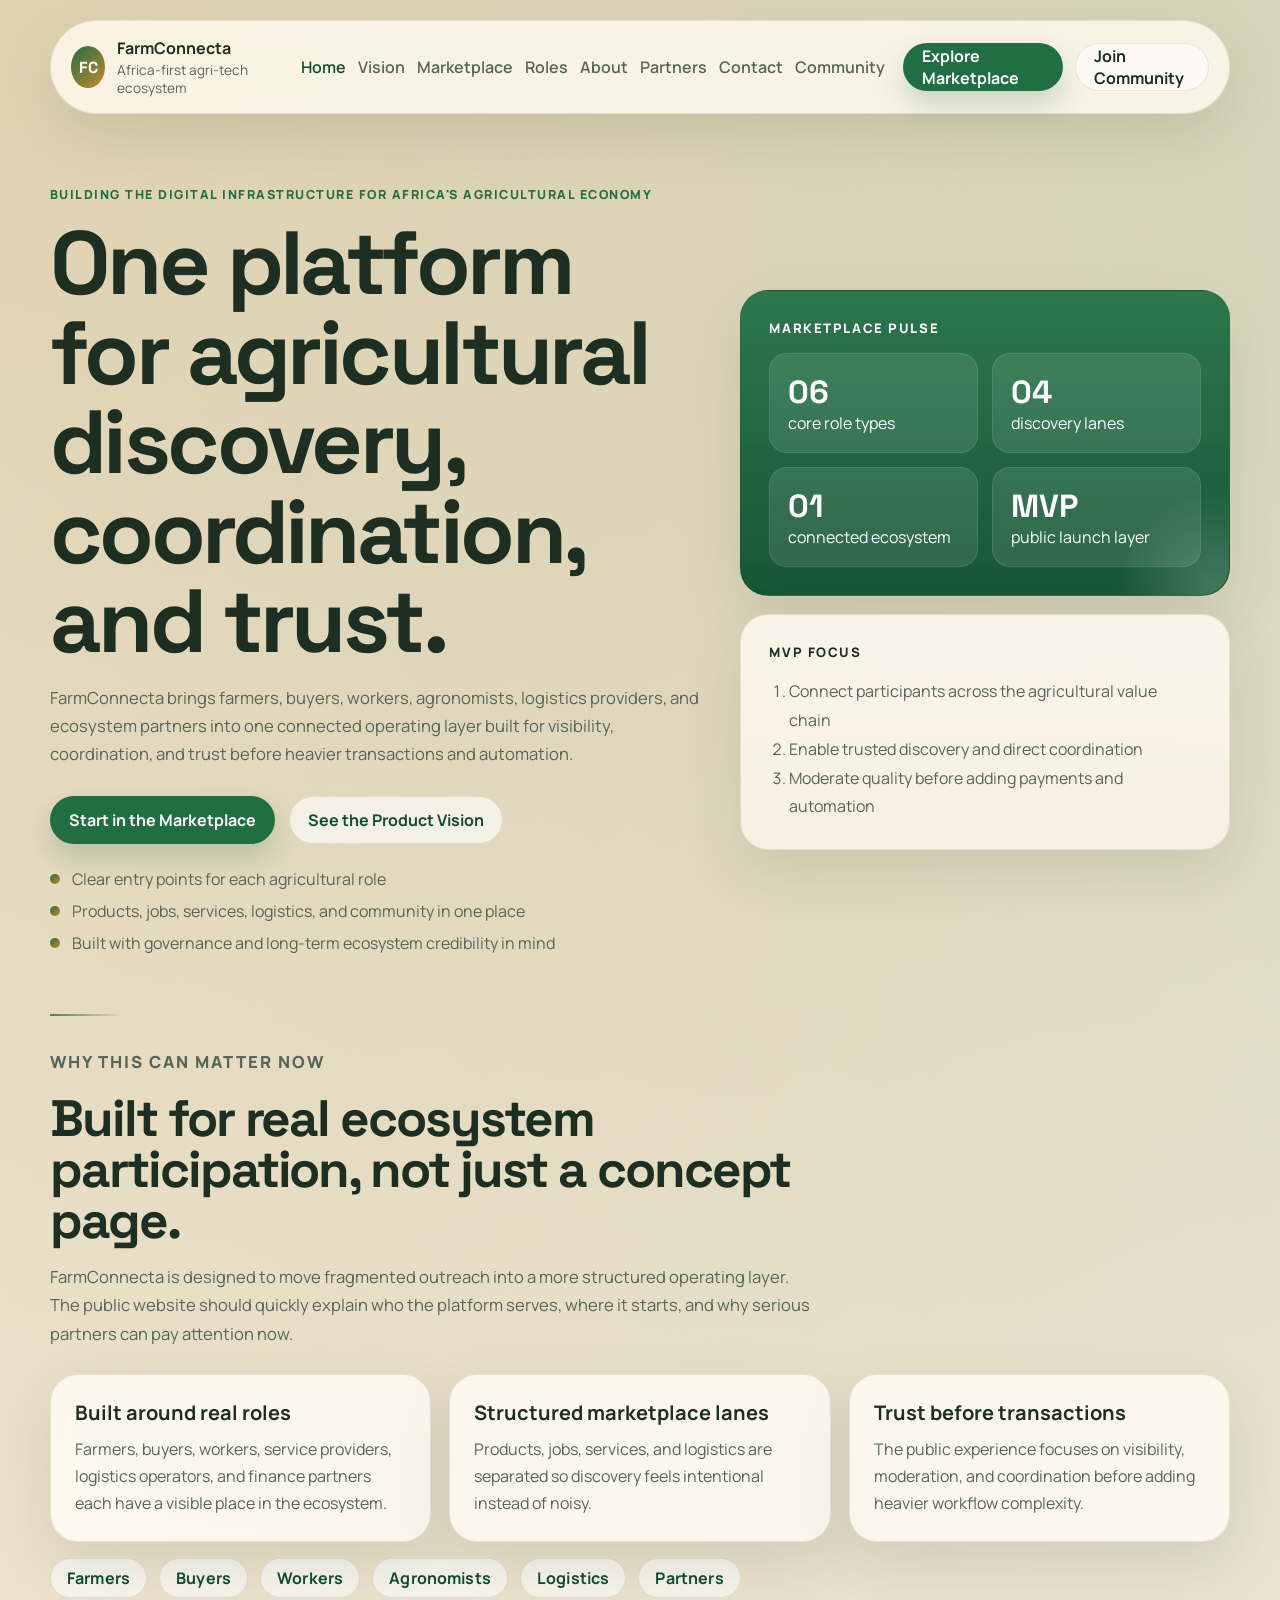
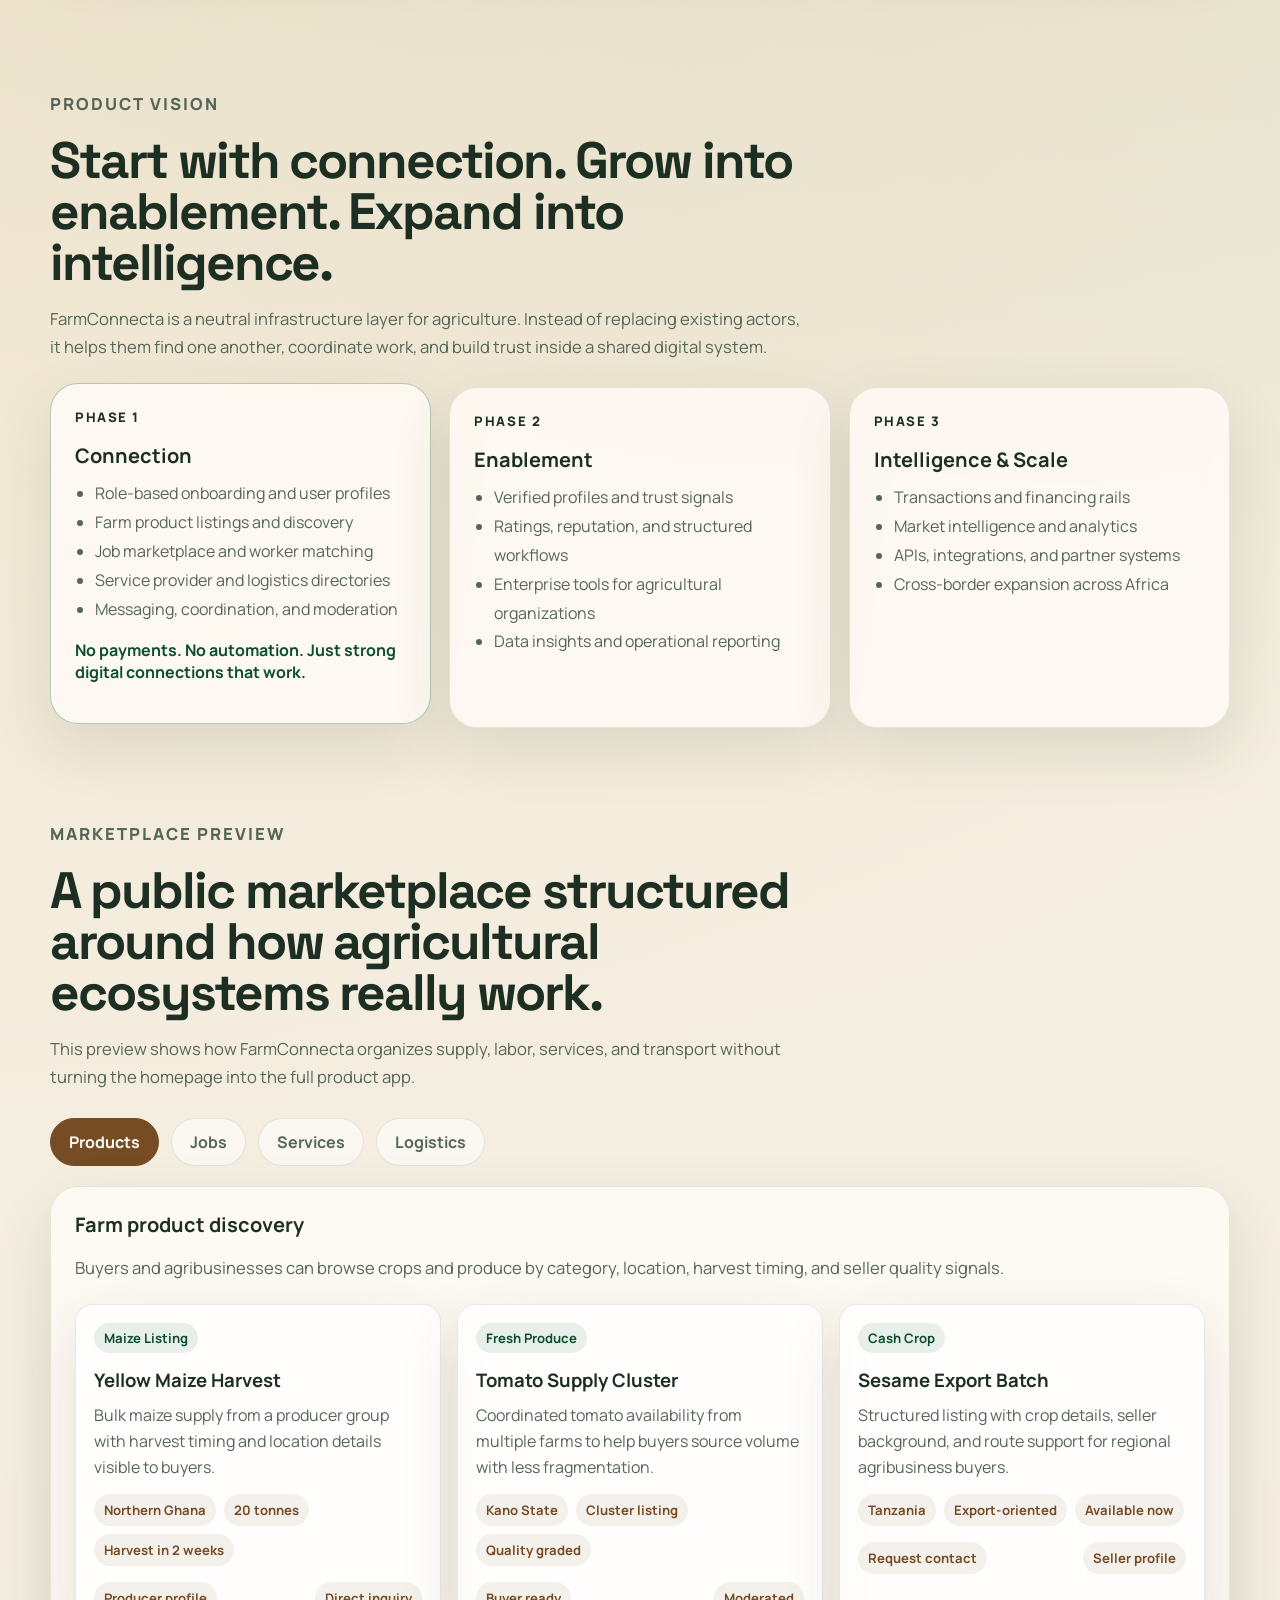
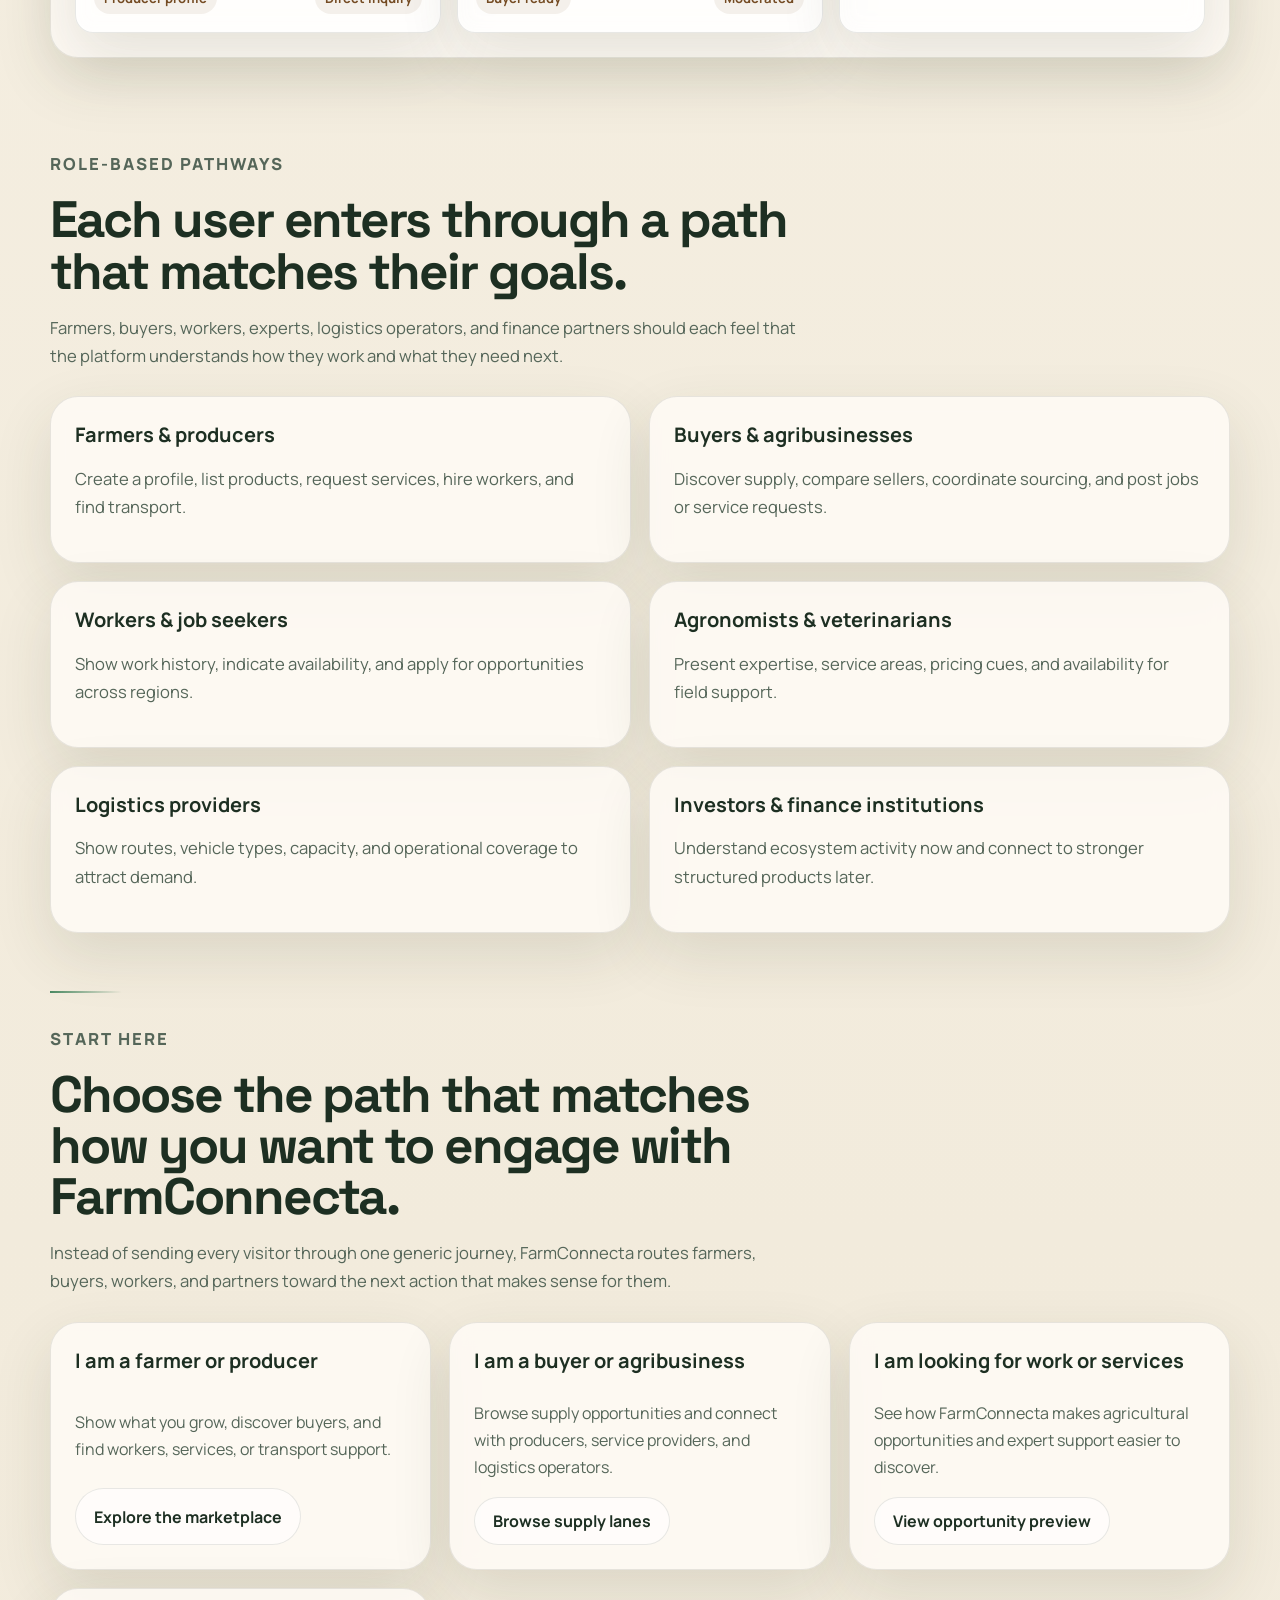
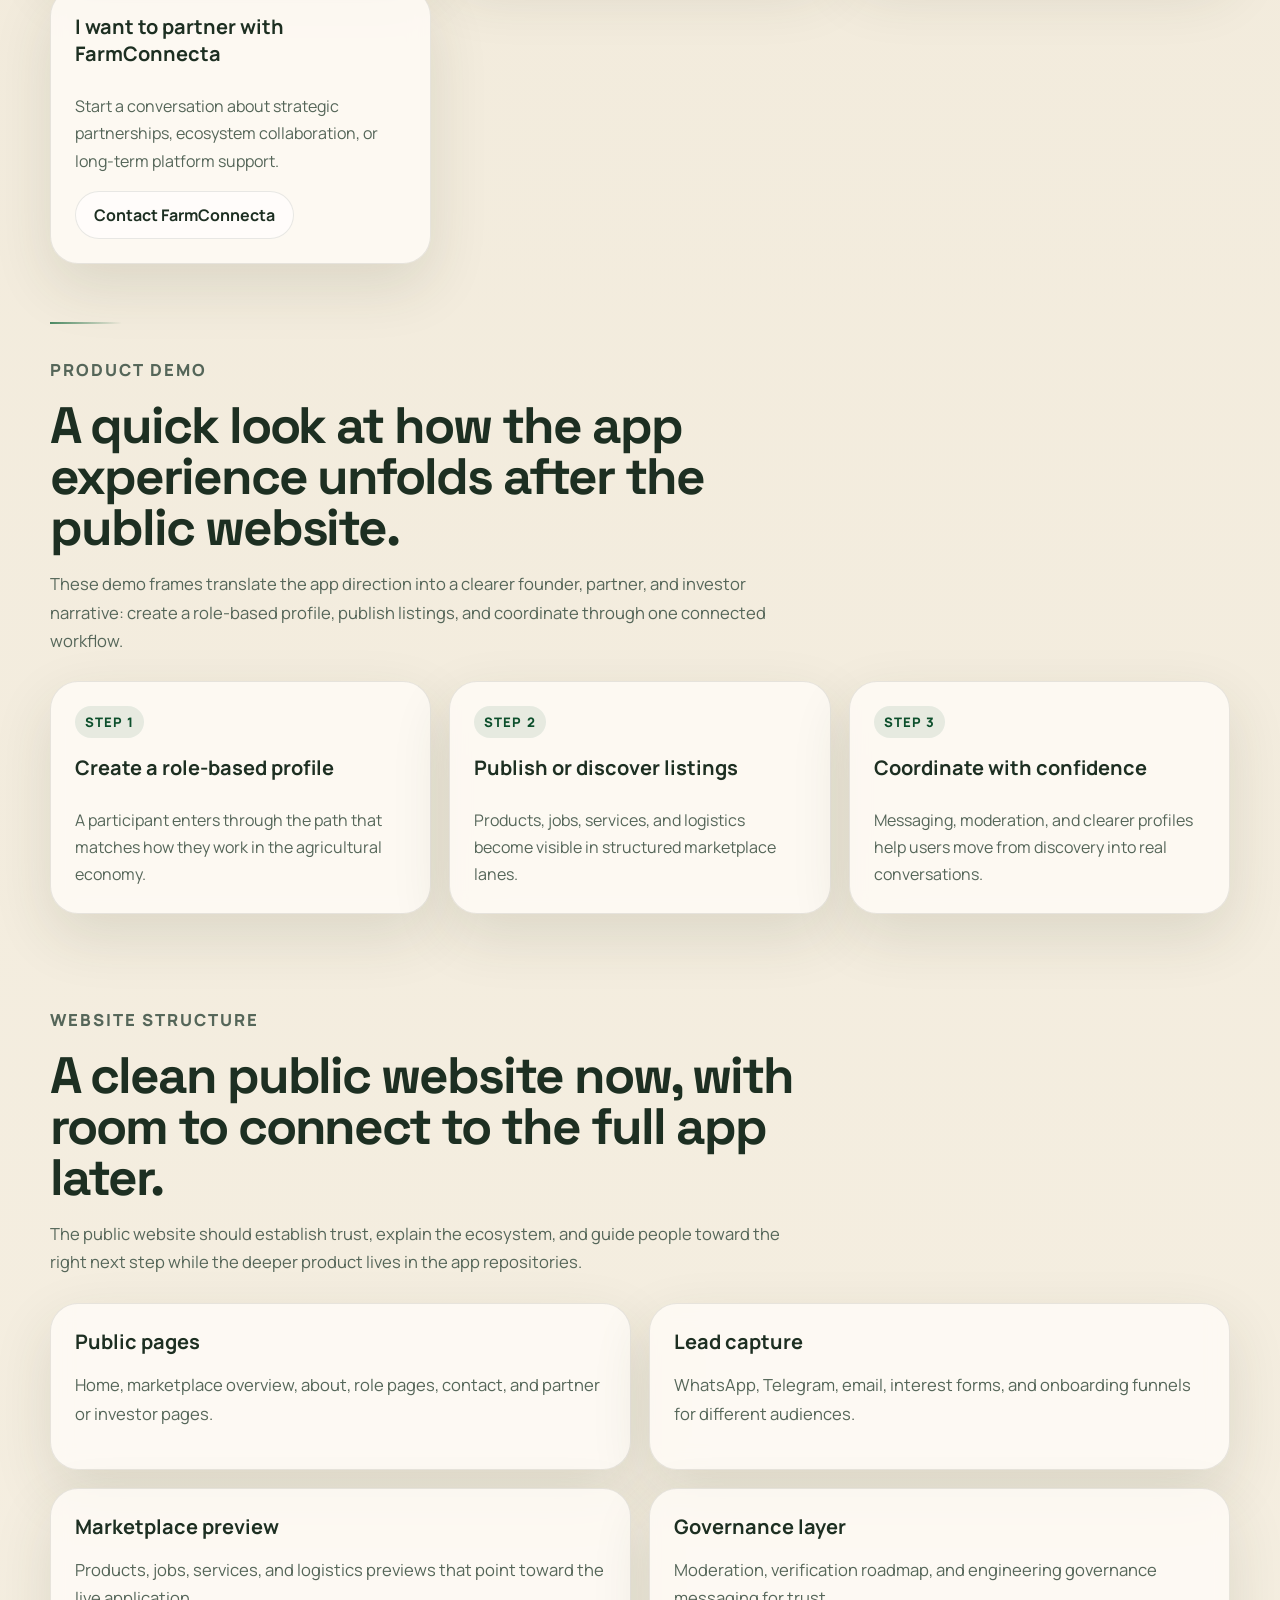
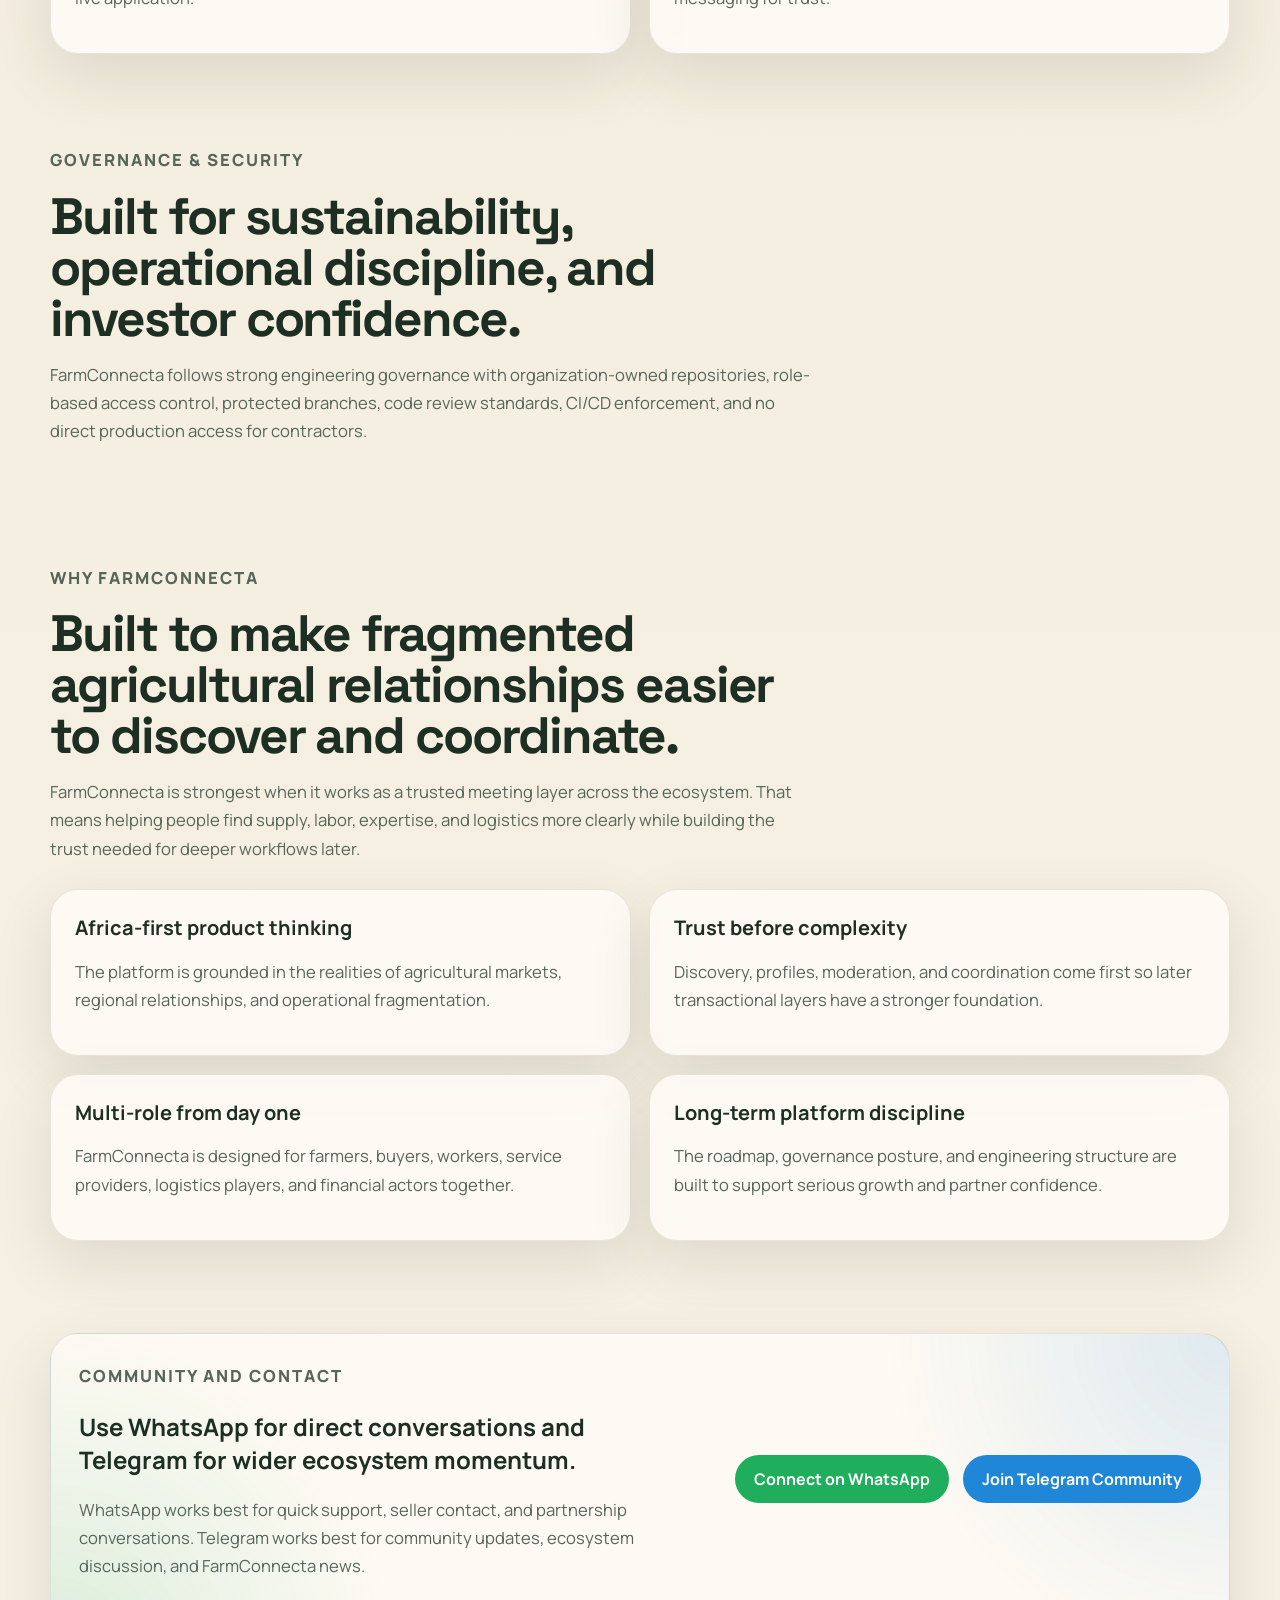
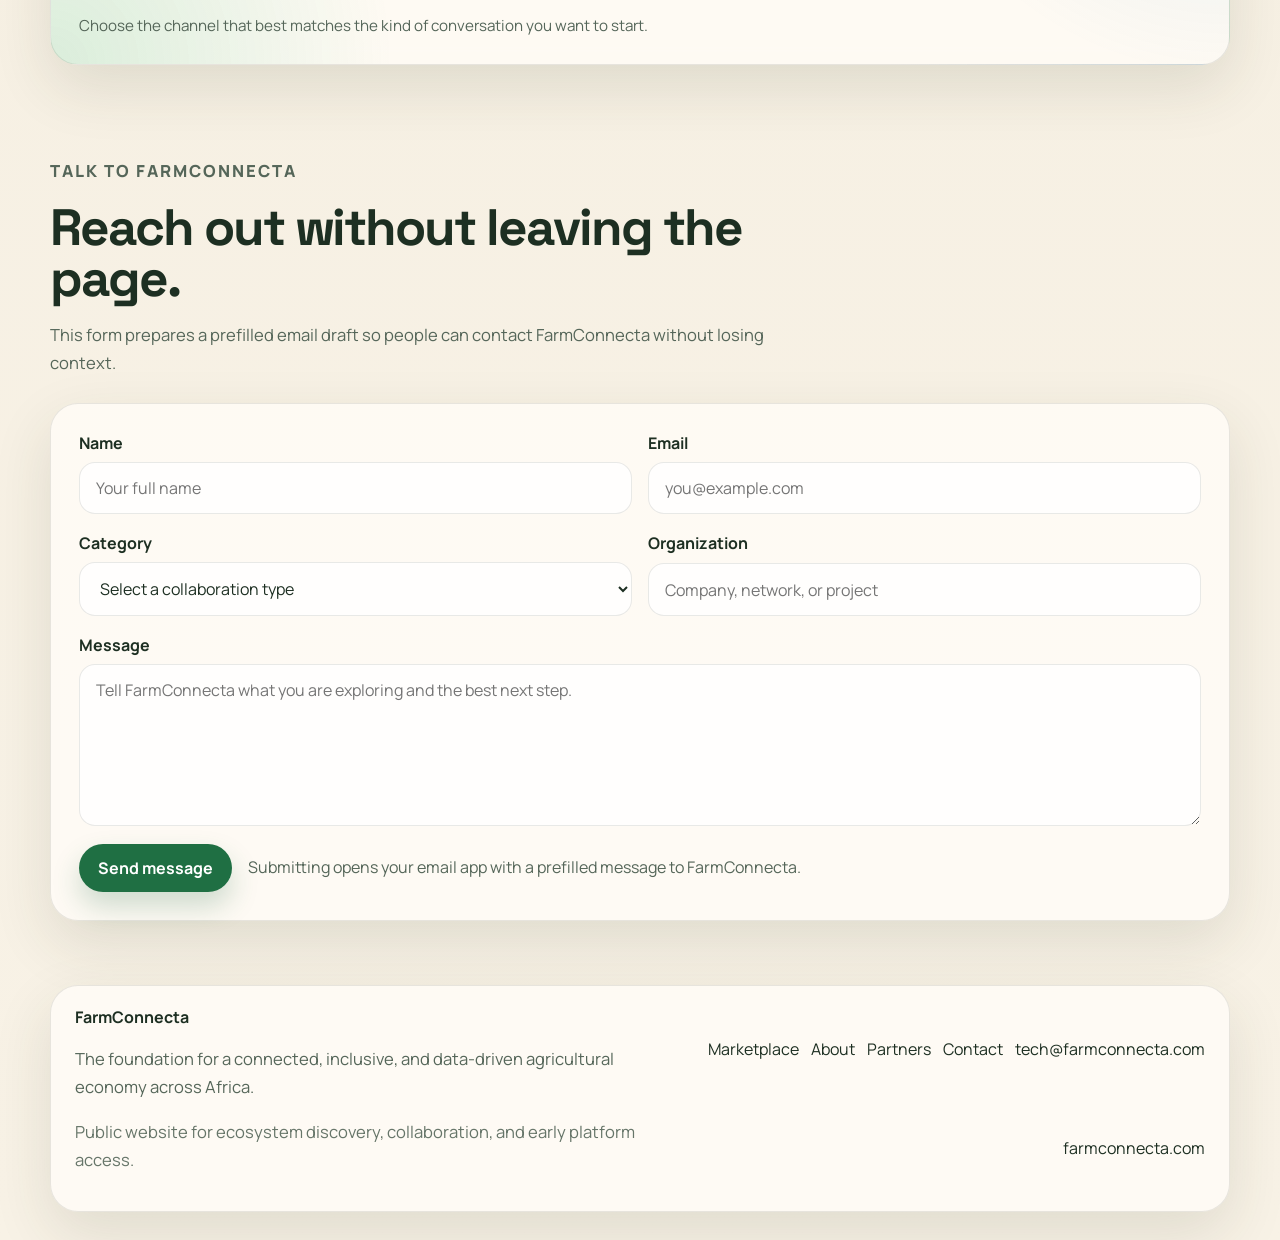
<file: index.html>
<!DOCTYPE html>
<html lang="en">
<head>
    <meta charset="UTF-8">
    <meta name="viewport" content="width=device-width, initial-scale=1.0">
    <title>FarmConnecta | Digital Infrastructure for Africa's Agricultural Economy</title>
    <meta
        name="description"
        content="FarmConnecta connects farmers, buyers, workers, service providers, logistics operators, investors, and agricultural finance institutions in one Africa-first digital ecosystem."
    >
    <meta name="theme-color" content="#1f6f43">
    <meta property="og:title" content="FarmConnecta | Digital Infrastructure for Africa's Agricultural Economy">
    <meta property="og:description" content="FarmConnecta connects farmers, buyers, workers, service providers, logistics operators, investors, and agricultural finance institutions in one unified ecosystem.">
    <meta property="og:type" content="website">
    <meta property="og:url" content="https://farmconnecta.com/">
    <meta property="og:site_name" content="FarmConnecta">
    <meta property="og:image" content="https://farmconnecta.com/favicon.svg">
    <meta property="og:image:alt" content="FarmConnecta social preview">
    <meta name="twitter:card" content="summary_large_image">
    <meta name="twitter:title" content="FarmConnecta | Digital Infrastructure for Africa's Agricultural Economy">
    <meta name="twitter:description" content="An Africa-first platform for agricultural discovery, coordination, and trust.">
    <meta name="twitter:image" content="https://farmconnecta.com/favicon.svg">
    <link rel="icon" type="image/svg+xml" href="favicon.svg">
    <link rel="preconnect" href="https://fonts.googleapis.com">
    <link rel="preconnect" href="https://fonts.gstatic.com" crossorigin>
    <link href="https://fonts.googleapis.com/css2?family=Manrope:wght@400;500;600;700;800&family=Space+Grotesk:wght@500;700&display=swap" rel="stylesheet">
    <link rel="stylesheet" href="styles.css">
</head>
<body>
    <a class="skip-link" href="#main-content">Skip to main content</a>
    <div class="page-shell">
        <header class="site-header">
            <a class="brand" href="#main-content" aria-label="FarmConnecta home">
                <span class="brand-mark">FC</span>
                <span class="brand-copy">
                    <strong>FarmConnecta</strong>
                    <span>Africa-first agri-tech ecosystem</span>
                </span>
            </a>

            <button class="menu-toggle" type="button" aria-expanded="false" aria-controls="primary-nav">
                <span></span>
                <span></span>
                <span></span>
                <span class="sr-only">Toggle navigation</span>
            </button>

            <nav class="site-nav" id="primary-nav" aria-label="Primary">
                <a href="index.html" data-nav="home">Home</a>
                <a href="#vision">Vision</a>
                <a href="marketplace.html" data-nav="marketplace">Marketplace</a>
                <a href="#roles">Roles</a>
                <a href="about.html" data-nav="about">About</a>
                <a href="partners.html" data-nav="partners">Partners</a>
                <a href="contact.html" data-nav="contact">Contact</a>
                <a href="#community">Community</a>
            </nav>

            <div class="header-actions">
                <a class="button button-primary" href="marketplace.html" data-cta="explore-marketplace-header">Explore Marketplace</a>
                <a class="button button-secondary" href="#community" data-cta="join-community-header">Join Community</a>
            </div>
        </header>

        <main id="main-content">
            <section class="hero">
                <div class="hero-copy">
                    <p class="eyebrow">Building the digital infrastructure for Africa's agricultural economy</p>
                    <h1>One platform for agricultural discovery, coordination, and trust.</h1>
                    <p class="hero-text">
                        FarmConnecta brings farmers, buyers, workers, agronomists, logistics providers,
                        and ecosystem partners into one connected operating layer built for visibility,
                        coordination, and trust before heavier transactions and automation.
                    </p>

                    <div class="hero-actions">
                        <a class="button button-primary" href="marketplace.html" data-cta="start-marketplace-hero">Start in the Marketplace</a>
                        <a class="button button-ghost" href="#vision" data-cta="product-vision-hero">See the Product Vision</a>
                    </div>

                    <ul class="hero-points" aria-label="Key value points">
                        <li>Clear entry points for each agricultural role</li>
                        <li>Products, jobs, services, logistics, and community in one place</li>
                        <li>Built with governance and long-term ecosystem credibility in mind</li>
                    </ul>
                </div>

                <div class="hero-panel">
                    <div class="hero-card hero-card-primary">
                        <p class="card-label">Marketplace Pulse</p>
                        <div class="metric-grid">
                            <article>
                                <strong>06</strong>
                                <span>core role types</span>
                            </article>
                            <article>
                                <strong>04</strong>
                                <span>discovery lanes</span>
                            </article>
                            <article>
                                <strong>01</strong>
                                <span>connected ecosystem</span>
                            </article>
                            <article>
                                <strong>MVP</strong>
                                <span>public launch layer</span>
                            </article>
                        </div>
                    </div>

                    <div class="hero-card hero-card-secondary">
                        <p class="card-label">MVP Focus</p>
                        <ol class="journey-list">
                            <li>Connect participants across the agricultural value chain</li>
                            <li>Enable trusted discovery and direct coordination</li>
                            <li>Moderate quality before adding payments and automation</li>
                        </ol>
                    </div>
                </div>
            </section>

            <section class="section trust-proof" aria-labelledby="trust-proof-title">
                <div class="section-heading">
                    <p class="eyebrow">Why this can matter now</p>
                    <h2 id="trust-proof-title">Built for real ecosystem participation, not just a concept page.</h2>
                    <p>
                        FarmConnecta is designed to move fragmented outreach into a more structured operating layer.
                        The public website should quickly explain who the platform serves, where it starts, and why serious partners can pay attention now.
                    </p>
                </div>

                <div class="proof-grid" id="proof-grid" aria-label="Trust proof highlights"></div>
                <div class="logo-strip" id="logo-strip" aria-label="Target ecosystem and partner categories"></div>
            </section>

            <section class="section vision" id="vision">
                <div class="section-heading">
                    <p class="eyebrow">Product vision</p>
                    <h2>Start with connection. Grow into enablement. Expand into intelligence.</h2>
                    <p>
                        FarmConnecta is a neutral infrastructure layer for agriculture. Instead of
                        replacing existing actors, it helps them find one another, coordinate work,
                        and build trust inside a shared digital system.
                    </p>
                </div>

                <div class="phase-grid">
                    <article class="phase-card active">
                        <p class="phase-tag">Phase 1</p>
                        <h3>Connection</h3>
                        <ul>
                            <li>Role-based onboarding and user profiles</li>
                            <li>Farm product listings and discovery</li>
                            <li>Job marketplace and worker matching</li>
                            <li>Service provider and logistics directories</li>
                            <li>Messaging, coordination, and moderation</li>
                        </ul>
                        <p class="phase-note">No payments. No automation. Just strong digital connections that work.</p>
                    </article>

                    <article class="phase-card">
                        <p class="phase-tag">Phase 2</p>
                        <h3>Enablement</h3>
                        <ul>
                            <li>Verified profiles and trust signals</li>
                            <li>Ratings, reputation, and structured workflows</li>
                            <li>Enterprise tools for agricultural organizations</li>
                            <li>Data insights and operational reporting</li>
                        </ul>
                    </article>

                    <article class="phase-card">
                        <p class="phase-tag">Phase 3</p>
                        <h3>Intelligence &amp; Scale</h3>
                        <ul>
                            <li>Transactions and financing rails</li>
                            <li>Market intelligence and analytics</li>
                            <li>APIs, integrations, and partner systems</li>
                            <li>Cross-border expansion across Africa</li>
                        </ul>
                    </article>
                </div>
            </section>

            <section class="section marketplace" id="marketplace">
                <div class="section-heading">
                    <p class="eyebrow">Marketplace preview</p>
                    <h2>A public marketplace structured around how agricultural ecosystems really work.</h2>
                    <p>
                        This preview shows how FarmConnecta organizes supply, labor, services,
                        and transport without turning the homepage into the full product app.
                    </p>
                </div>

                <div class="market-tabs" role="tablist" aria-label="Marketplace categories">
                    <button class="market-tab is-active" type="button" data-target="products">Products</button>
                    <button class="market-tab" type="button" data-target="jobs">Jobs</button>
                    <button class="market-tab" type="button" data-target="services">Services</button>
                    <button class="market-tab" type="button" data-target="logistics">Logistics</button>
                </div>

                <div class="market-panels">
                    <section class="market-panel is-active" data-panel="products">
                        <div class="market-copy">
                            <h3>Farm product discovery</h3>
                            <p>
                                Buyers and agribusinesses can browse crops and produce by category,
                                location, harvest timing, and seller quality signals.
                            </p>
                        </div>
                        <div class="listing-grid" id="product-listings"></div>
                    </section>

                    <section class="market-panel" data-panel="jobs">
                        <div class="market-copy">
                            <h3>Jobs and worker opportunities</h3>
                            <p>
                                Farmers, cooperatives, and agribusinesses can publish roles while
                                workers and job seekers discover relevant opportunities by skills and location.
                            </p>
                        </div>
                        <div class="listing-grid" id="job-listings"></div>
                    </section>

                    <section class="market-panel" data-panel="services">
                        <div class="market-copy">
                            <h3>Service provider directory</h3>
                            <p>
                                Agronomists, veterinarians, input suppliers, and field specialists
                                get a focused space where their expertise is easy to find and compare.
                            </p>
                        </div>
                        <div class="listing-grid" id="service-listings"></div>
                    </section>

                    <section class="market-panel" data-panel="logistics">
                        <div class="market-copy">
                            <h3>Logistics and transport access</h3>
                            <p>
                                Producers and buyers can discover transport operators, aggregation support,
                                and cold-chain options before advanced workflow automation is introduced.
                            </p>
                        </div>
                        <div class="listing-grid" id="logistics-listings"></div>
                    </section>
                </div>
            </section>

            <section class="section roles" id="roles">
                <div class="section-heading">
                    <p class="eyebrow">Role-based pathways</p>
                    <h2>Each user enters through a path that matches their goals.</h2>
                    <p>
                        Farmers, buyers, workers, experts, logistics operators, and finance partners
                        should each feel that the platform understands how they work and what they need next.
                    </p>
                </div>

                <div class="role-grid">
                    <article>
                        <h3>Farmers &amp; producers</h3>
                        <p>Create a profile, list products, request services, hire workers, and find transport.</p>
                    </article>
                    <article>
                        <h3>Buyers &amp; agribusinesses</h3>
                        <p>Discover supply, compare sellers, coordinate sourcing, and post jobs or service requests.</p>
                    </article>
                    <article>
                        <h3>Workers &amp; job seekers</h3>
                        <p>Show work history, indicate availability, and apply for opportunities across regions.</p>
                    </article>
                    <article>
                        <h3>Agronomists &amp; veterinarians</h3>
                        <p>Present expertise, service areas, pricing cues, and availability for field support.</p>
                    </article>
                    <article>
                        <h3>Logistics providers</h3>
                        <p>Show routes, vehicle types, capacity, and operational coverage to attract demand.</p>
                    </article>
                    <article>
                        <h3>Investors &amp; finance institutions</h3>
                        <p>Understand ecosystem activity now and connect to stronger structured products later.</p>
                    </article>
                </div>
            </section>

            <section class="section start-here" id="start-here" aria-labelledby="start-here-title">
                <div class="section-heading">
                    <p class="eyebrow">Start here</p>
                    <h2 id="start-here-title">Choose the path that matches how you want to engage with FarmConnecta.</h2>
                    <p>
                        Instead of sending every visitor through one generic journey, FarmConnecta routes farmers, buyers,
                        workers, and partners toward the next action that makes sense for them.
                    </p>
                </div>

                <div class="path-grid" id="path-grid" aria-label="Audience pathways"></div>
            </section>

            <section class="section product-demo" id="product-demo" aria-labelledby="product-demo-title">
                <div class="section-heading">
                    <p class="eyebrow">Product demo</p>
                    <h2 id="product-demo-title">A quick look at how the app experience unfolds after the public website.</h2>
                    <p>
                        These demo frames translate the app direction into a clearer founder, partner, and investor narrative:
                        create a role-based profile, publish listings, and coordinate through one connected workflow.
                    </p>
                </div>

                <div class="demo-grid" id="demo-grid" aria-label="Product demo flows"></div>
            </section>

            <section class="section architecture">
                <div class="section-heading">
                    <p class="eyebrow">Website structure</p>
                    <h2>A clean public website now, with room to connect to the full app later.</h2>
                    <p>
                        The public website should establish trust, explain the ecosystem, and
                        guide people toward the right next step while the deeper product lives in the app repositories.
                    </p>
                </div>

                <div class="architecture-grid">
                    <article>
                        <h3>Public pages</h3>
                        <p>Home, marketplace overview, about, role pages, contact, and partner or investor pages.</p>
                    </article>
                    <article>
                        <h3>Lead capture</h3>
                        <p>WhatsApp, Telegram, email, interest forms, and onboarding funnels for different audiences.</p>
                    </article>
                    <article>
                        <h3>Marketplace preview</h3>
                        <p>Products, jobs, services, and logistics previews that point toward the live application.</p>
                    </article>
                    <article>
                        <h3>Governance layer</h3>
                        <p>Moderation, verification roadmap, and engineering governance messaging for trust.</p>
                    </article>
                </div>
            </section>

            <section class="section governance">
                <div class="section-heading">
                    <p class="eyebrow">Governance &amp; security</p>
                    <h2>Built for sustainability, operational discipline, and investor confidence.</h2>
                    <p>
                        FarmConnecta follows strong engineering governance with organization-owned repositories,
                        role-based access control, protected branches, code review standards, CI/CD enforcement,
                        and no direct production access for contractors.
                    </p>
                </div>
            </section>

            <section class="section">
                <div class="section-heading">
                    <p class="eyebrow">Why FarmConnecta</p>
                    <h2>Built to make fragmented agricultural relationships easier to discover and coordinate.</h2>
                    <p>
                        FarmConnecta is strongest when it works as a trusted meeting layer across the ecosystem.
                        That means helping people find supply, labor, expertise, and logistics more clearly while
                        building the trust needed for deeper workflows later.
                    </p>
                </div>

                <div class="architecture-grid">
                    <article>
                        <h3>Africa-first product thinking</h3>
                        <p>The platform is grounded in the realities of agricultural markets, regional relationships, and operational fragmentation.</p>
                    </article>
                    <article>
                        <h3>Trust before complexity</h3>
                        <p>Discovery, profiles, moderation, and coordination come first so later transactional layers have a stronger foundation.</p>
                    </article>
                    <article>
                        <h3>Multi-role from day one</h3>
                        <p>FarmConnecta is designed for farmers, buyers, workers, service providers, logistics players, and financial actors together.</p>
                    </article>
                    <article>
                        <h3>Long-term platform discipline</h3>
                        <p>The roadmap, governance posture, and engineering structure are built to support serious growth and partner confidence.</p>
                    </article>
                </div>
            </section>

            <section class="section community" id="community">
                <div class="community-panel">
                    <div class="community-copy">
                        <p class="eyebrow">Community and contact</p>
                        <h2>Use WhatsApp for direct conversations and Telegram for wider ecosystem momentum.</h2>
                        <p>
                            WhatsApp works best for quick support, seller contact, and partnership conversations.
                            Telegram works best for community updates, ecosystem discussion, and FarmConnecta news.
                        </p>
                    </div>

                    <div class="community-actions">
                        <a
                            id="whatsapp-link"
                            class="button button-whatsapp"
                            href="#"
                            target="_blank"
                            rel="noreferrer"
                            data-cta="whatsapp-community"
                        >
                            Connect on WhatsApp
                        </a>
                        <a
                            id="telegram-link"
                            class="button button-telegram"
                            href="#"
                            target="_blank"
                            rel="noreferrer"
                            data-cta="telegram-community"
                        >
                            Join Telegram Community
                        </a>
                    </div>

                    <p class="community-note">
                        Choose the channel that best matches the kind of conversation you want to start.
                    </p>
                </div>
            </section>

            <section class="section home-contact" id="contact">
                <div class="section-heading">
                    <p class="eyebrow">Talk to FarmConnecta</p>
                    <h2>Reach out without leaving the page.</h2>
                    <p>
                        This form prepares a prefilled email draft so people can contact FarmConnecta without losing context.
                    </p>
                </div>

                <div class="contact-form-panel">
                    <form id="contact-form" class="contact-form">
                        <div class="form-grid">
                            <label class="form-field">
                                <span>Name</span>
                                <input type="text" name="name" placeholder="Your full name" required>
                            </label>
                            <label class="form-field">
                                <span>Email</span>
                                <input type="email" name="email" placeholder="you@example.com" required>
                            </label>
                        </div>

                        <div class="form-grid">
                            <label class="form-field">
                                <span>Category</span>
                                <select name="category" required>
                                    <option value="">Select a collaboration type</option>
                                    <option value="Farmer or producer">Farmer or producer</option>
                                    <option value="Buyer or agribusiness">Buyer or agribusiness</option>
                                    <option value="Worker or job seeker">Worker or job seeker</option>
                                    <option value="Strategic partner">Strategic partner</option>
                                </select>
                            </label>
                            <label class="form-field">
                                <span>Organization</span>
                                <input type="text" name="organization" placeholder="Company, network, or project">
                            </label>
                        </div>

                        <label class="form-field">
                            <span>Message</span>
                            <textarea name="message" rows="6" placeholder="Tell FarmConnecta what you are exploring and the best next step." required></textarea>
                        </label>

                        <div class="form-actions">
                            <button class="button button-primary" type="submit" data-cta="homepage-contact-submit">Send message</button>
                            <p id="form-status" class="form-status" aria-live="polite">
                                Submitting opens your email app with a prefilled message to FarmConnecta.
                            </p>
                        </div>
                    </form>
                </div>
            </section>
        </main>
    </div>

    <footer class="site-footer">
        <div>
            <strong>FarmConnecta</strong>
            <p>The foundation for a connected, inclusive, and data-driven agricultural economy across Africa.</p>
            <p class="footer-meta">Public website for ecosystem discovery, collaboration, and early platform access.</p>
        </div>
        <div class="footer-links">
            <a href="marketplace.html">Marketplace</a>
            <a href="about.html">About</a>
            <a href="partners.html">Partners</a>
            <a href="contact.html">Contact</a>
            <a href="mailto:tech@farmconnecta.com">tech@farmconnecta.com</a>
            <a href="https://farmconnecta.com" target="_blank" rel="noreferrer">farmconnecta.com</a>
        </div>
    </footer>

    <script src="app.js" data-page="home"></script>
</body>
</html>
</file>
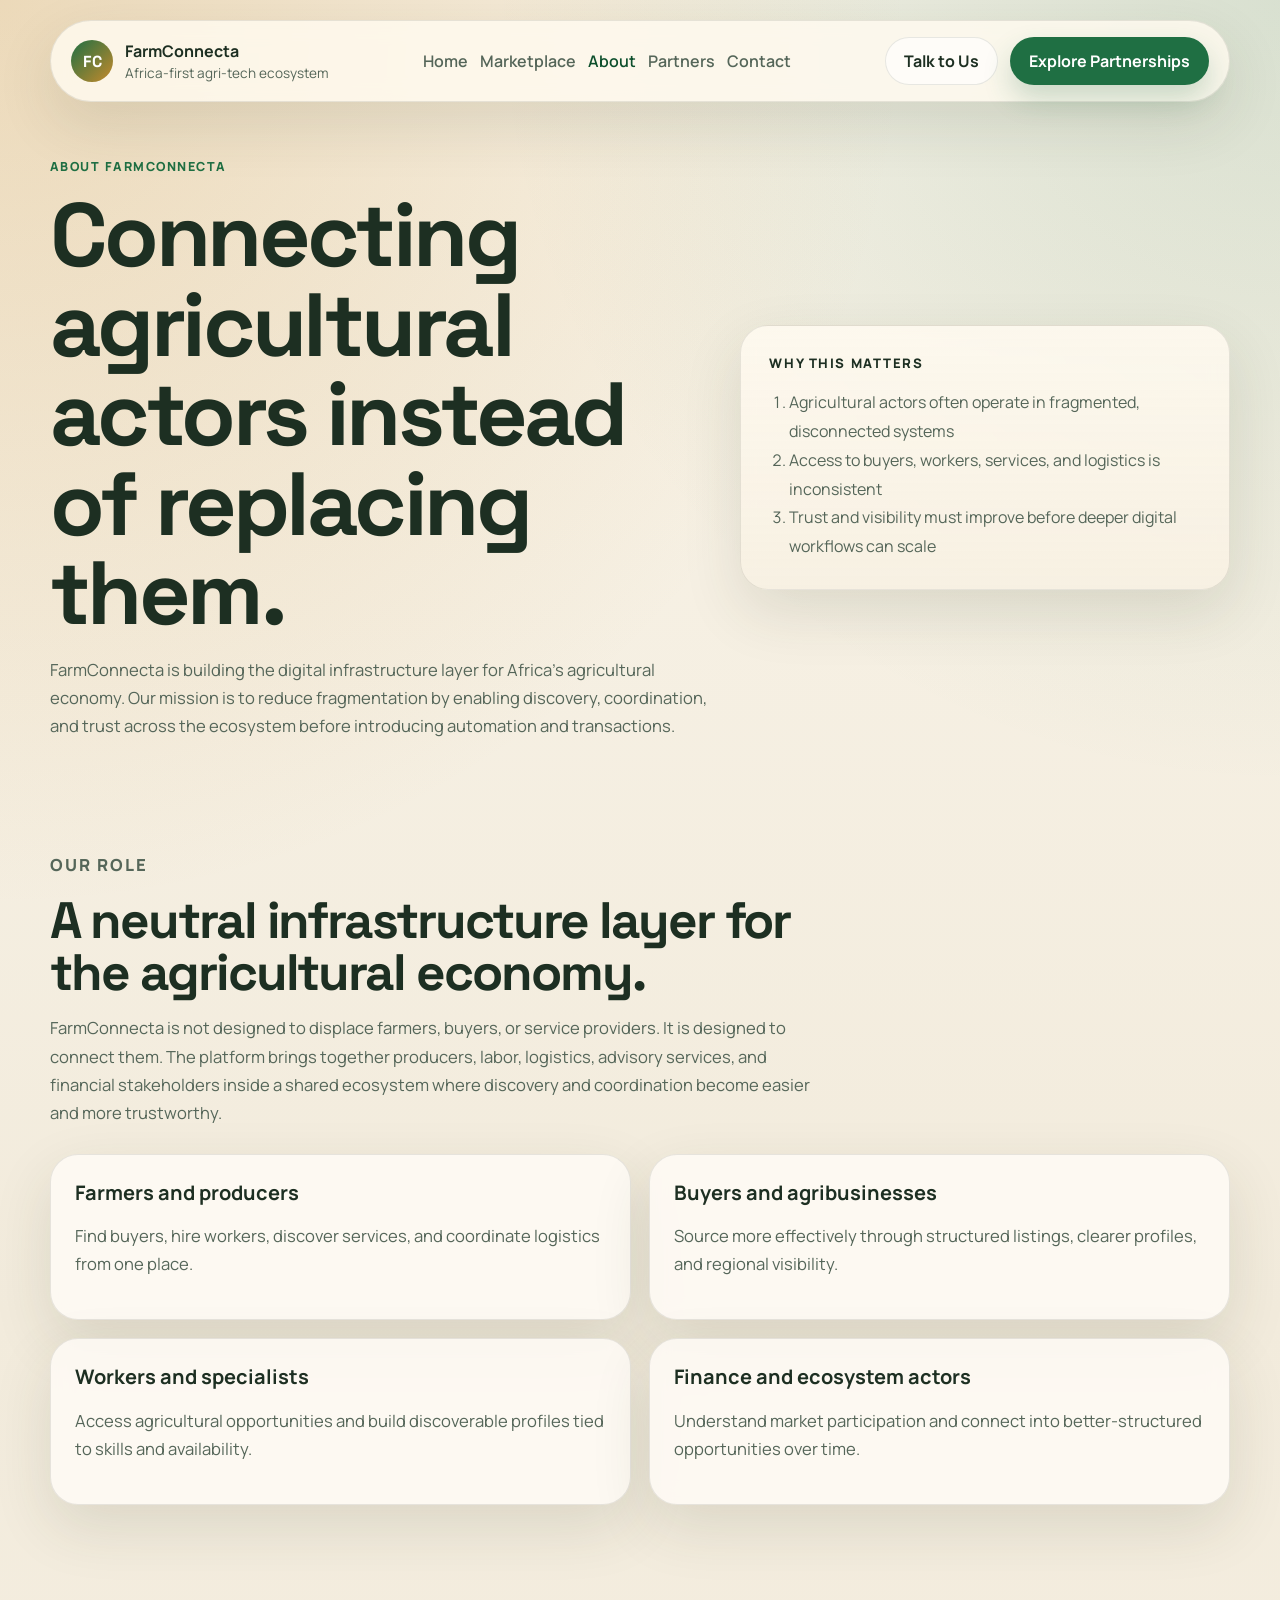
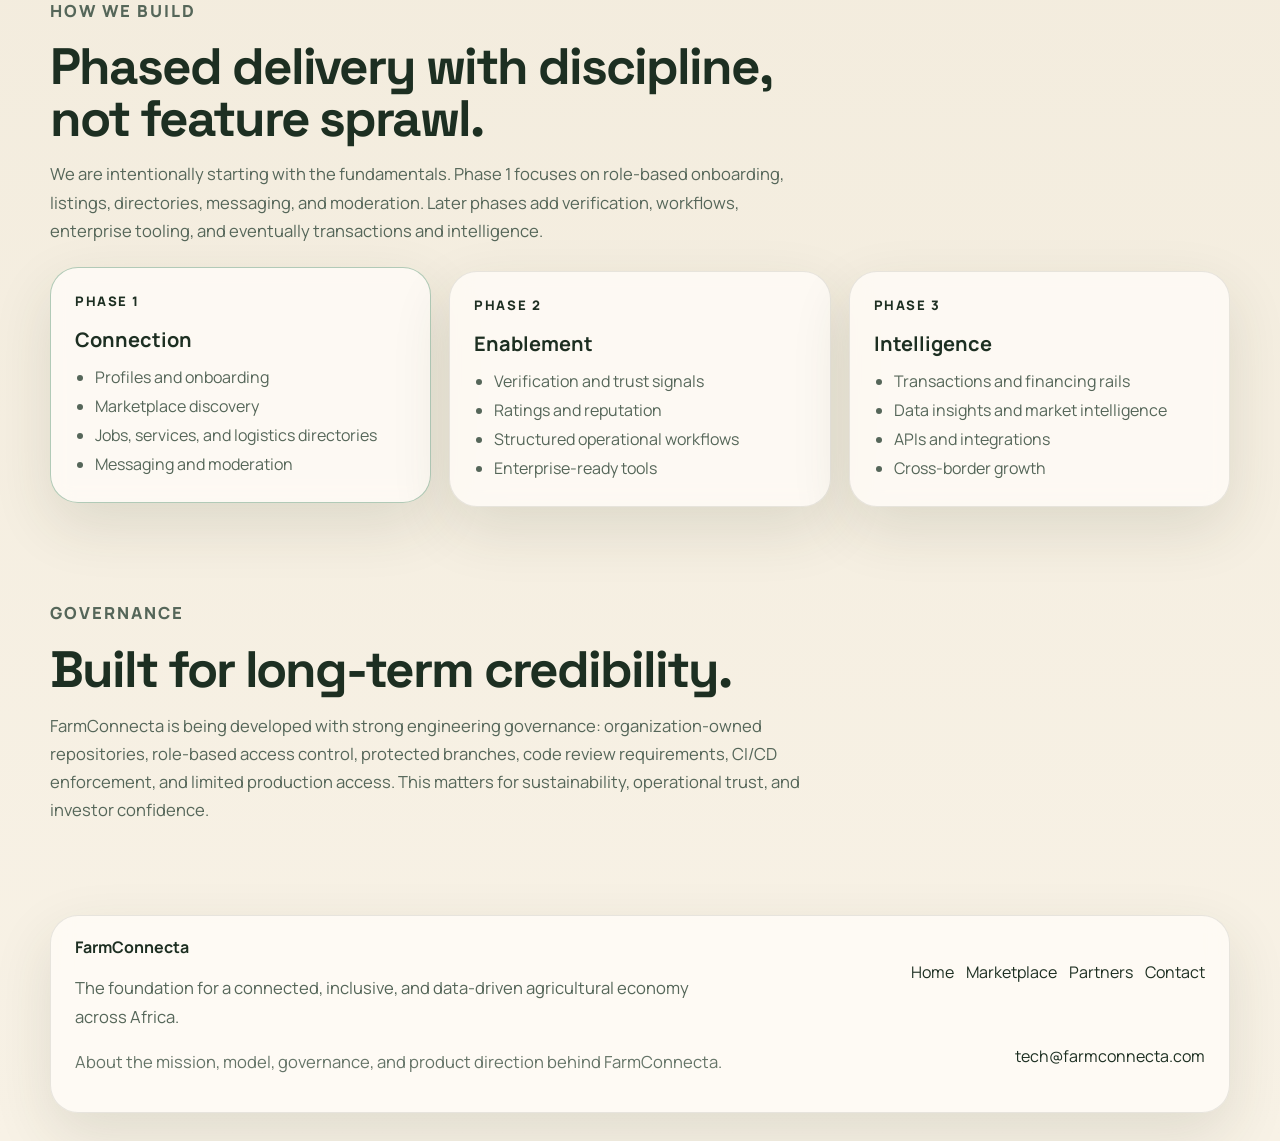
<file: about.html>
<!DOCTYPE html>
<html lang="en">
<head>
    <meta charset="UTF-8">
    <meta name="viewport" content="width=device-width, initial-scale=1.0">
    <title>About FarmConnecta | Africa-First Agricultural Infrastructure</title>
    <meta
        name="description"
        content="Learn about FarmConnecta's mission, product vision, governance approach, and long-term role in Africa's agricultural economy."
    >
    <meta name="theme-color" content="#1f6f43">
    <meta property="og:title" content="About FarmConnecta">
    <meta property="og:description" content="Learn about FarmConnecta's mission, product vision, governance approach, and long-term role in Africa's agricultural economy.">
    <meta property="og:type" content="website">
    <meta property="og:url" content="https://farmconnecta.com/about.html">
    <link rel="icon" type="image/svg+xml" href="favicon.svg">
    <link rel="preconnect" href="https://fonts.googleapis.com">
    <link rel="preconnect" href="https://fonts.gstatic.com" crossorigin>
    <link href="https://fonts.googleapis.com/css2?family=Manrope:wght@400;500;600;700;800&family=Space+Grotesk:wght@500;700&display=swap" rel="stylesheet">
    <link rel="stylesheet" href="styles.css">
</head>
<body>
    <div class="page-shell">
        <header class="site-header">
            <a class="brand" href="index.html" aria-label="FarmConnecta home">
                <span class="brand-mark">FC</span>
                <span class="brand-copy">
                    <strong>FarmConnecta</strong>
                    <span>Africa-first agri-tech ecosystem</span>
                </span>
            </a>

            <button class="menu-toggle" type="button" aria-expanded="false" aria-controls="primary-nav">
                <span></span>
                <span></span>
                <span></span>
                <span class="sr-only">Toggle navigation</span>
            </button>

            <nav class="site-nav" id="primary-nav" aria-label="Primary">
                <a href="index.html" data-nav="home">Home</a>
                <a href="marketplace.html" data-nav="marketplace">Marketplace</a>
                <a href="about.html" data-nav="about">About</a>
                <a href="partners.html" data-nav="partners">Partners</a>
                <a href="contact.html" data-nav="contact">Contact</a>
            </nav>

            <div class="header-actions">
                <a class="button button-secondary" href="contact.html">Talk to Us</a>
                <a class="button button-primary" href="partners.html">Explore Partnerships</a>
            </div>
        </header>

        <main id="top">
            <section class="hero hero-compact">
                <div class="hero-copy">
                    <p class="eyebrow">About FarmConnecta</p>
                    <h1>Connecting agricultural actors instead of replacing them.</h1>
                    <p class="hero-text">
                        FarmConnecta is building the digital infrastructure layer for Africa's agricultural
                        economy. Our mission is to reduce fragmentation by enabling discovery, coordination,
                        and trust across the ecosystem before introducing automation and transactions.
                    </p>
                </div>

                <div class="hero-panel">
                    <div class="hero-card hero-card-secondary">
                        <p class="card-label">Why this matters</p>
                        <ol class="journey-list">
                            <li>Agricultural actors often operate in fragmented, disconnected systems</li>
                            <li>Access to buyers, workers, services, and logistics is inconsistent</li>
                            <li>Trust and visibility must improve before deeper digital workflows can scale</li>
                        </ol>
                    </div>
                </div>
            </section>

            <section class="section">
                <div class="section-heading">
                    <p class="eyebrow">Our role</p>
                    <h2>A neutral infrastructure layer for the agricultural economy.</h2>
                    <p>
                        FarmConnecta is not designed to displace farmers, buyers, or service providers.
                        It is designed to connect them. The platform brings together producers, labor,
                        logistics, advisory services, and financial stakeholders inside a shared ecosystem
                        where discovery and coordination become easier and more trustworthy.
                    </p>
                </div>

                <div class="architecture-grid">
                    <article>
                        <h3>Farmers and producers</h3>
                        <p>Find buyers, hire workers, discover services, and coordinate logistics from one place.</p>
                    </article>
                    <article>
                        <h3>Buyers and agribusinesses</h3>
                        <p>Source more effectively through structured listings, clearer profiles, and regional visibility.</p>
                    </article>
                    <article>
                        <h3>Workers and specialists</h3>
                        <p>Access agricultural opportunities and build discoverable profiles tied to skills and availability.</p>
                    </article>
                    <article>
                        <h3>Finance and ecosystem actors</h3>
                        <p>Understand market participation and connect into better-structured opportunities over time.</p>
                    </article>
                </div>
            </section>

            <section class="section">
                <div class="section-heading">
                    <p class="eyebrow">How we build</p>
                    <h2>Phased delivery with discipline, not feature sprawl.</h2>
                    <p>
                        We are intentionally starting with the fundamentals. Phase 1 focuses on role-based
                        onboarding, listings, directories, messaging, and moderation. Later phases add
                        verification, workflows, enterprise tooling, and eventually transactions and intelligence.
                    </p>
                </div>

                <div class="phase-grid">
                    <article class="phase-card active">
                        <p class="phase-tag">Phase 1</p>
                        <h3>Connection</h3>
                        <ul>
                            <li>Profiles and onboarding</li>
                            <li>Marketplace discovery</li>
                            <li>Jobs, services, and logistics directories</li>
                            <li>Messaging and moderation</li>
                        </ul>
                    </article>
                    <article class="phase-card">
                        <p class="phase-tag">Phase 2</p>
                        <h3>Enablement</h3>
                        <ul>
                            <li>Verification and trust signals</li>
                            <li>Ratings and reputation</li>
                            <li>Structured operational workflows</li>
                            <li>Enterprise-ready tools</li>
                        </ul>
                    </article>
                    <article class="phase-card">
                        <p class="phase-tag">Phase 3</p>
                        <h3>Intelligence</h3>
                        <ul>
                            <li>Transactions and financing rails</li>
                            <li>Data insights and market intelligence</li>
                            <li>APIs and integrations</li>
                            <li>Cross-border growth</li>
                        </ul>
                    </article>
                </div>
            </section>

            <section class="section">
                <div class="section-heading">
                    <p class="eyebrow">Governance</p>
                    <h2>Built for long-term credibility.</h2>
                    <p>
                        FarmConnecta is being developed with strong engineering governance: organization-owned
                        repositories, role-based access control, protected branches, code review requirements,
                        CI/CD enforcement, and limited production access. This matters for sustainability,
                        operational trust, and investor confidence.
                    </p>
                </div>
            </section>
        </main>
    </div>

    <footer class="site-footer">
        <div>
            <strong>FarmConnecta</strong>
            <p>The foundation for a connected, inclusive, and data-driven agricultural economy across Africa.</p>
            <p class="footer-meta">About the mission, model, governance, and product direction behind FarmConnecta.</p>
        </div>
        <div class="footer-links">
            <a href="index.html">Home</a>
            <a href="marketplace.html">Marketplace</a>
            <a href="partners.html">Partners</a>
            <a href="contact.html">Contact</a>
            <a href="mailto:tech@farmconnecta.com">tech@farmconnecta.com</a>
        </div>
    </footer>

    <script src="app.js" data-page="about"></script>
</body>
</html>
</file>
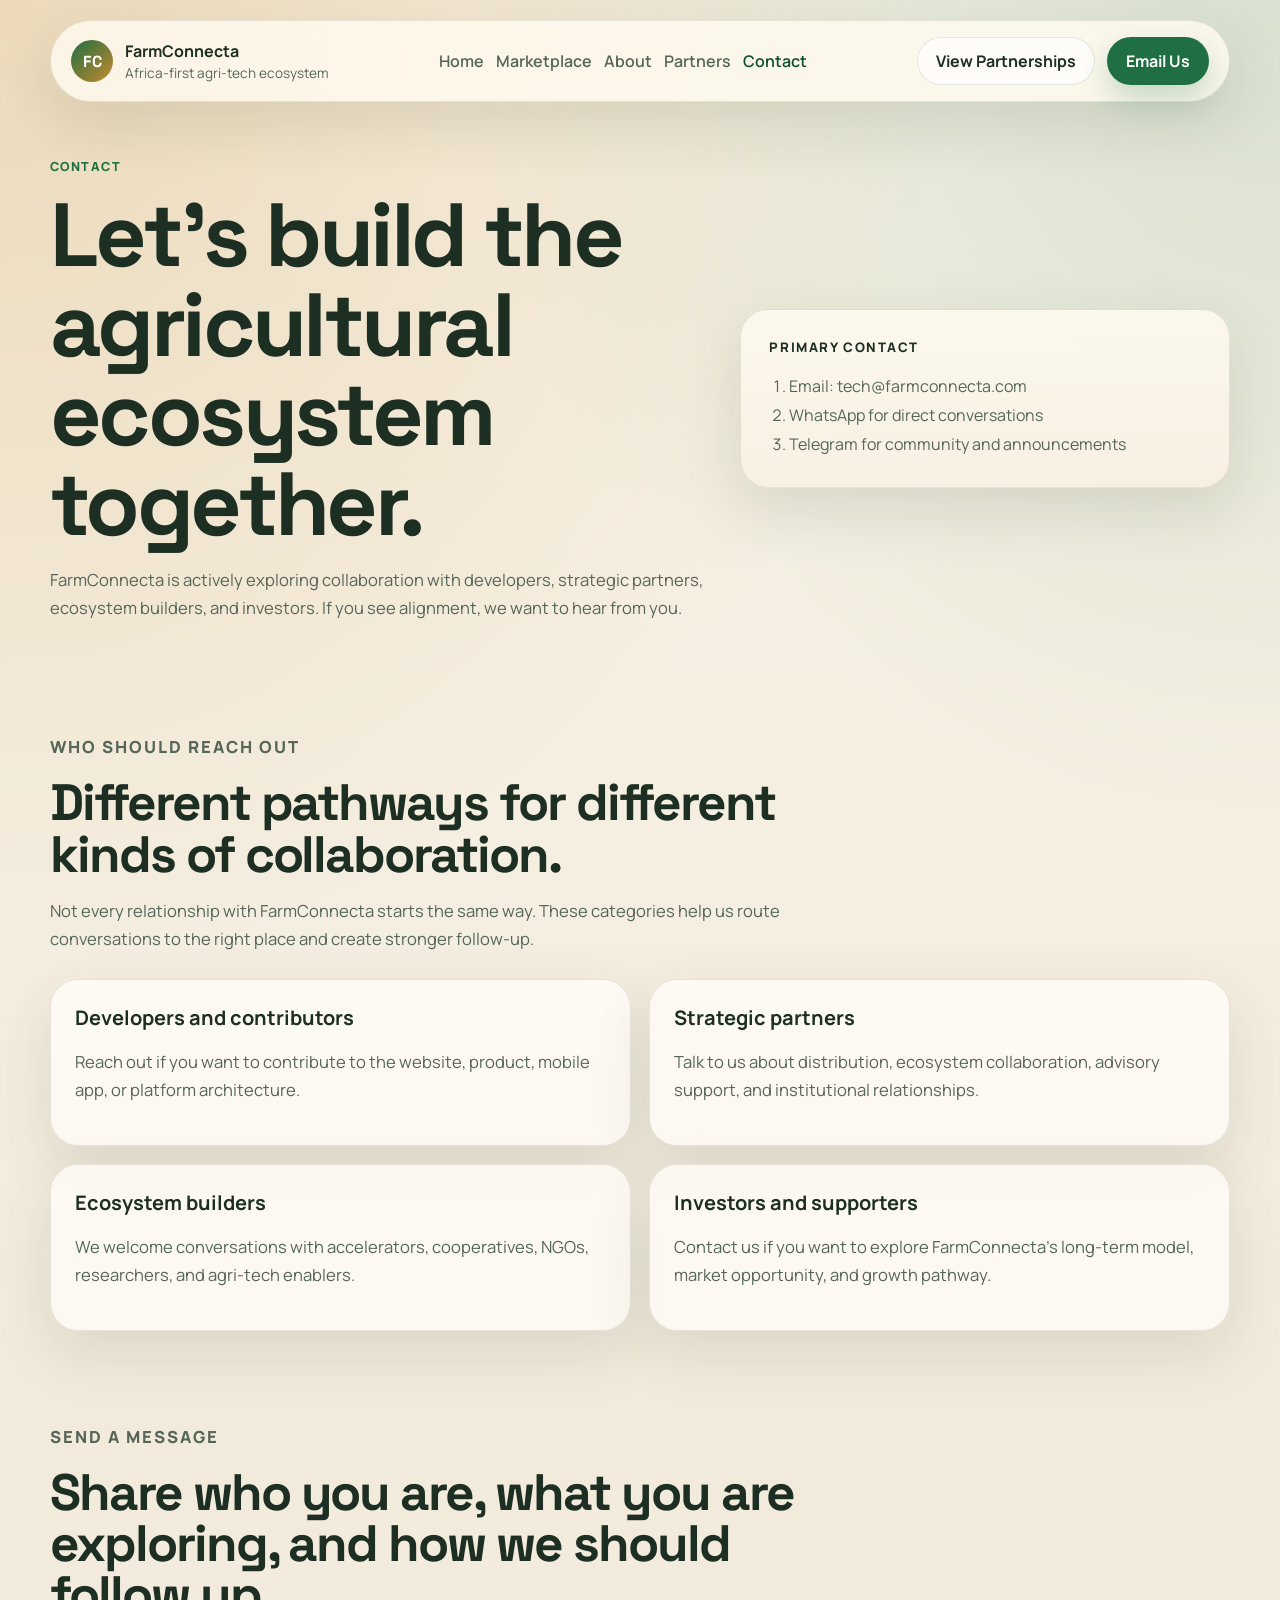
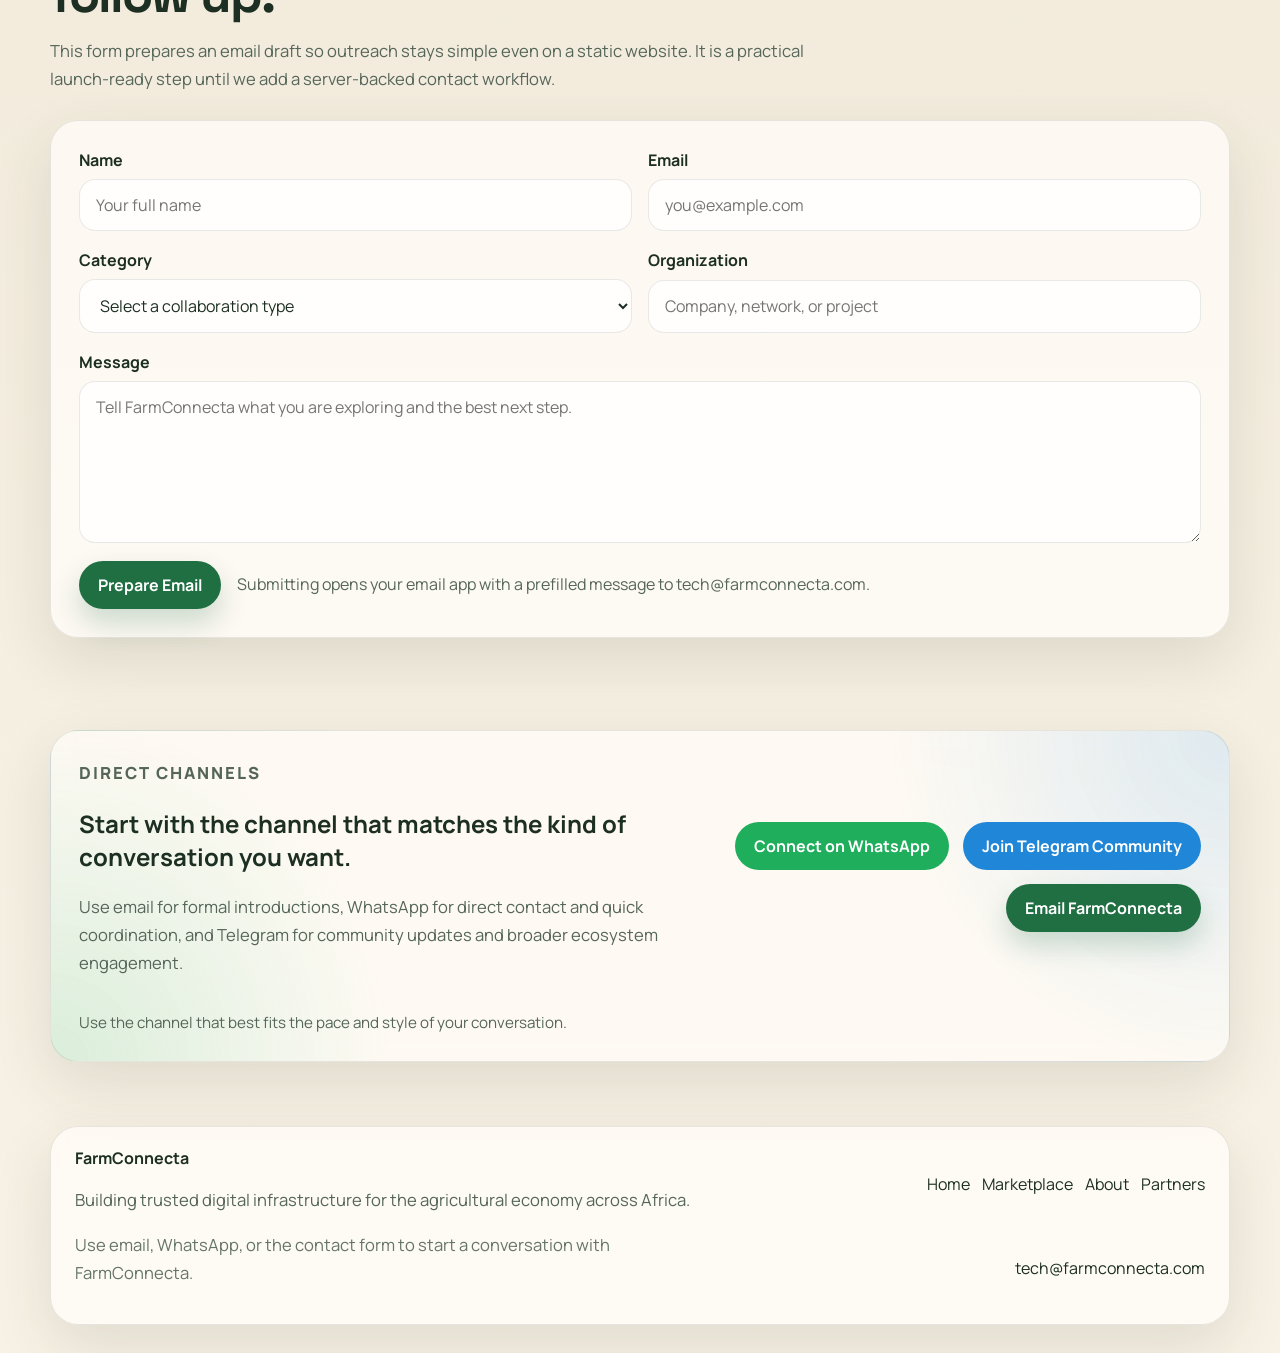
<file: contact.html>
<!DOCTYPE html>
<html lang="en">
<head>
    <meta charset="UTF-8">
    <meta name="viewport" content="width=device-width, initial-scale=1.0">
    <title>Contact FarmConnecta | Collaborate With Us</title>
    <meta
        name="description"
        content="Contact FarmConnecta for partnerships, contributor interest, ecosystem collaboration, and investor conversations."
    >
    <meta name="theme-color" content="#1f6f43">
    <meta property="og:title" content="Contact FarmConnecta">
    <meta property="og:description" content="Contact FarmConnecta for partnerships, contributor interest, ecosystem collaboration, and investor conversations.">
    <meta property="og:type" content="website">
    <meta property="og:url" content="https://farmconnecta.com/contact.html">
    <link rel="icon" type="image/svg+xml" href="favicon.svg">
    <link rel="preconnect" href="https://fonts.googleapis.com">
    <link rel="preconnect" href="https://fonts.gstatic.com" crossorigin>
    <link href="https://fonts.googleapis.com/css2?family=Manrope:wght@400;500;600;700;800&family=Space+Grotesk:wght@500;700&display=swap" rel="stylesheet">
    <link rel="stylesheet" href="styles.css">
</head>
<body>
    <div class="page-shell">
        <header class="site-header">
            <a class="brand" href="index.html" aria-label="FarmConnecta home">
                <span class="brand-mark">FC</span>
                <span class="brand-copy">
                    <strong>FarmConnecta</strong>
                    <span>Africa-first agri-tech ecosystem</span>
                </span>
            </a>

            <button class="menu-toggle" type="button" aria-expanded="false" aria-controls="primary-nav">
                <span></span>
                <span></span>
                <span></span>
                <span class="sr-only">Toggle navigation</span>
            </button>

            <nav class="site-nav" id="primary-nav" aria-label="Primary">
                <a href="index.html" data-nav="home">Home</a>
                <a href="marketplace.html" data-nav="marketplace">Marketplace</a>
                <a href="about.html" data-nav="about">About</a>
                <a href="partners.html" data-nav="partners">Partners</a>
                <a href="contact.html" data-nav="contact">Contact</a>
            </nav>

            <div class="header-actions">
                <a class="button button-secondary" href="partners.html">View Partnerships</a>
                <a class="button button-primary" href="mailto:tech@farmconnecta.com">Email Us</a>
            </div>
        </header>

        <main id="top">
            <section class="hero hero-compact">
                <div class="hero-copy">
                    <p class="eyebrow">Contact</p>
                    <h1>Let's build the agricultural ecosystem together.</h1>
                    <p class="hero-text">
                        FarmConnecta is actively exploring collaboration with developers, strategic partners,
                        ecosystem builders, and investors. If you see alignment, we want to hear from you.
                    </p>
                </div>

                <div class="hero-panel">
                    <div class="hero-card hero-card-secondary">
                        <p class="card-label">Primary contact</p>
                        <ol class="journey-list">
                            <li>Email: tech@farmconnecta.com</li>
                            <li>WhatsApp for direct conversations</li>
                            <li>Telegram for community and announcements</li>
                        </ol>
                    </div>
                </div>
            </section>

            <section class="section">
                <div class="section-heading">
                    <p class="eyebrow">Who should reach out</p>
                    <h2>Different pathways for different kinds of collaboration.</h2>
                    <p>
                        Not every relationship with FarmConnecta starts the same way. These categories help
                        us route conversations to the right place and create stronger follow-up.
                    </p>
                </div>

                <div class="role-grid">
                    <article>
                        <h3>Developers and contributors</h3>
                        <p>Reach out if you want to contribute to the website, product, mobile app, or platform architecture.</p>
                    </article>
                    <article>
                        <h3>Strategic partners</h3>
                        <p>Talk to us about distribution, ecosystem collaboration, advisory support, and institutional relationships.</p>
                    </article>
                    <article>
                        <h3>Ecosystem builders</h3>
                        <p>We welcome conversations with accelerators, cooperatives, NGOs, researchers, and agri-tech enablers.</p>
                    </article>
                    <article>
                        <h3>Investors and supporters</h3>
                        <p>Contact us if you want to explore FarmConnecta's long-term model, market opportunity, and growth pathway.</p>
                    </article>
                </div>
            </section>

            <section class="section">
                <div class="section-heading">
                    <p class="eyebrow">Send a message</p>
                    <h2>Share who you are, what you are exploring, and how we should follow up.</h2>
                    <p>
                        This form prepares an email draft so outreach stays simple even on a static website.
                        It is a practical launch-ready step until we add a server-backed contact workflow.
                    </p>
                </div>

                <div class="contact-form-panel">
                    <form id="contact-form" class="contact-form">
                        <div class="form-grid">
                            <label class="form-field">
                                <span>Name</span>
                                <input type="text" name="name" placeholder="Your full name" required>
                            </label>
                            <label class="form-field">
                                <span>Email</span>
                                <input type="email" name="email" placeholder="you@example.com" required>
                            </label>
                        </div>

                        <div class="form-grid">
                            <label class="form-field">
                                <span>Category</span>
                                <select name="category" required>
                                    <option value="">Select a collaboration type</option>
                                    <option value="Developer or contributor">Developer or contributor</option>
                                    <option value="Strategic partner">Strategic partner</option>
                                    <option value="Ecosystem builder">Ecosystem builder</option>
                                    <option value="Investor or supporter">Investor or supporter</option>
                                </select>
                            </label>
                            <label class="form-field">
                                <span>Organization</span>
                                <input type="text" name="organization" placeholder="Company, network, or project">
                            </label>
                        </div>

                        <label class="form-field">
                            <span>Message</span>
                            <textarea name="message" rows="6" placeholder="Tell FarmConnecta what you are exploring and the best next step." required></textarea>
                        </label>

                        <div class="form-actions">
                            <button class="button button-primary" type="submit">Prepare Email</button>
                            <p id="form-status" class="form-status" aria-live="polite">
                                Submitting opens your email app with a prefilled message to tech@farmconnecta.com.
                            </p>
                        </div>
                    </form>
                </div>
            </section>

            <section class="section community">
                <div class="community-panel">
                    <div class="community-copy">
                        <p class="eyebrow">Direct channels</p>
                        <h2>Start with the channel that matches the kind of conversation you want.</h2>
                        <p>
                            Use email for formal introductions, WhatsApp for direct contact and quick coordination,
                            and Telegram for community updates and broader ecosystem engagement.
                        </p>
                    </div>

                    <div class="community-actions">
                        <a id="whatsapp-link" class="button button-whatsapp" href="#" target="_blank" rel="noreferrer">Connect on WhatsApp</a>
                        <a id="telegram-link" class="button button-telegram" href="#" target="_blank" rel="noreferrer">Join Telegram Community</a>
                        <a class="button button-primary" href="mailto:tech@farmconnecta.com">Email FarmConnecta</a>
                    </div>

                    <p class="community-note">
                        Use the channel that best fits the pace and style of your conversation.
                    </p>
                </div>
            </section>
        </main>
    </div>

    <footer class="site-footer">
        <div>
            <strong>FarmConnecta</strong>
            <p>Building trusted digital infrastructure for the agricultural economy across Africa.</p>
            <p class="footer-meta">Use email, WhatsApp, or the contact form to start a conversation with FarmConnecta.</p>
        </div>
        <div class="footer-links">
            <a href="index.html">Home</a>
            <a href="marketplace.html">Marketplace</a>
            <a href="about.html">About</a>
            <a href="partners.html">Partners</a>
            <a href="mailto:tech@farmconnecta.com">tech@farmconnecta.com</a>
        </div>
    </footer>

    <script src="app.js" data-page="contact"></script>
</body>
</html>
</file>
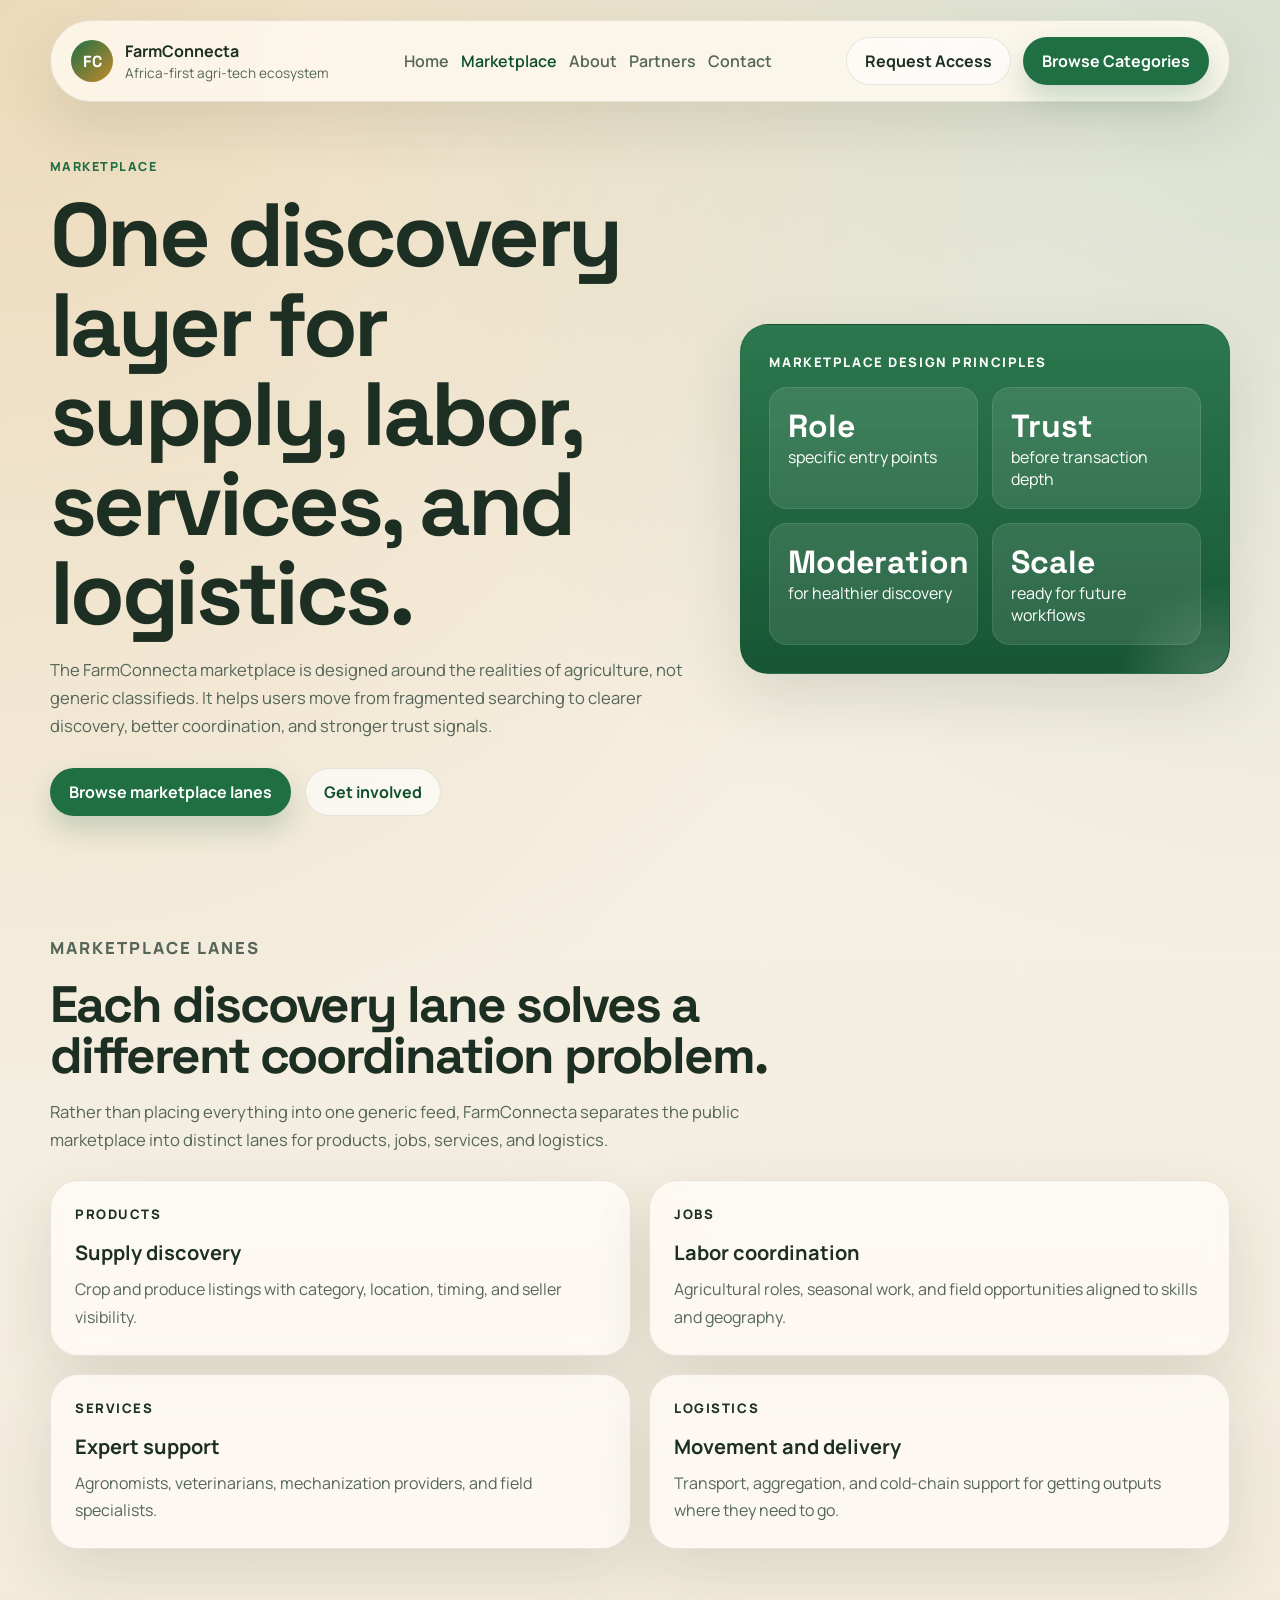
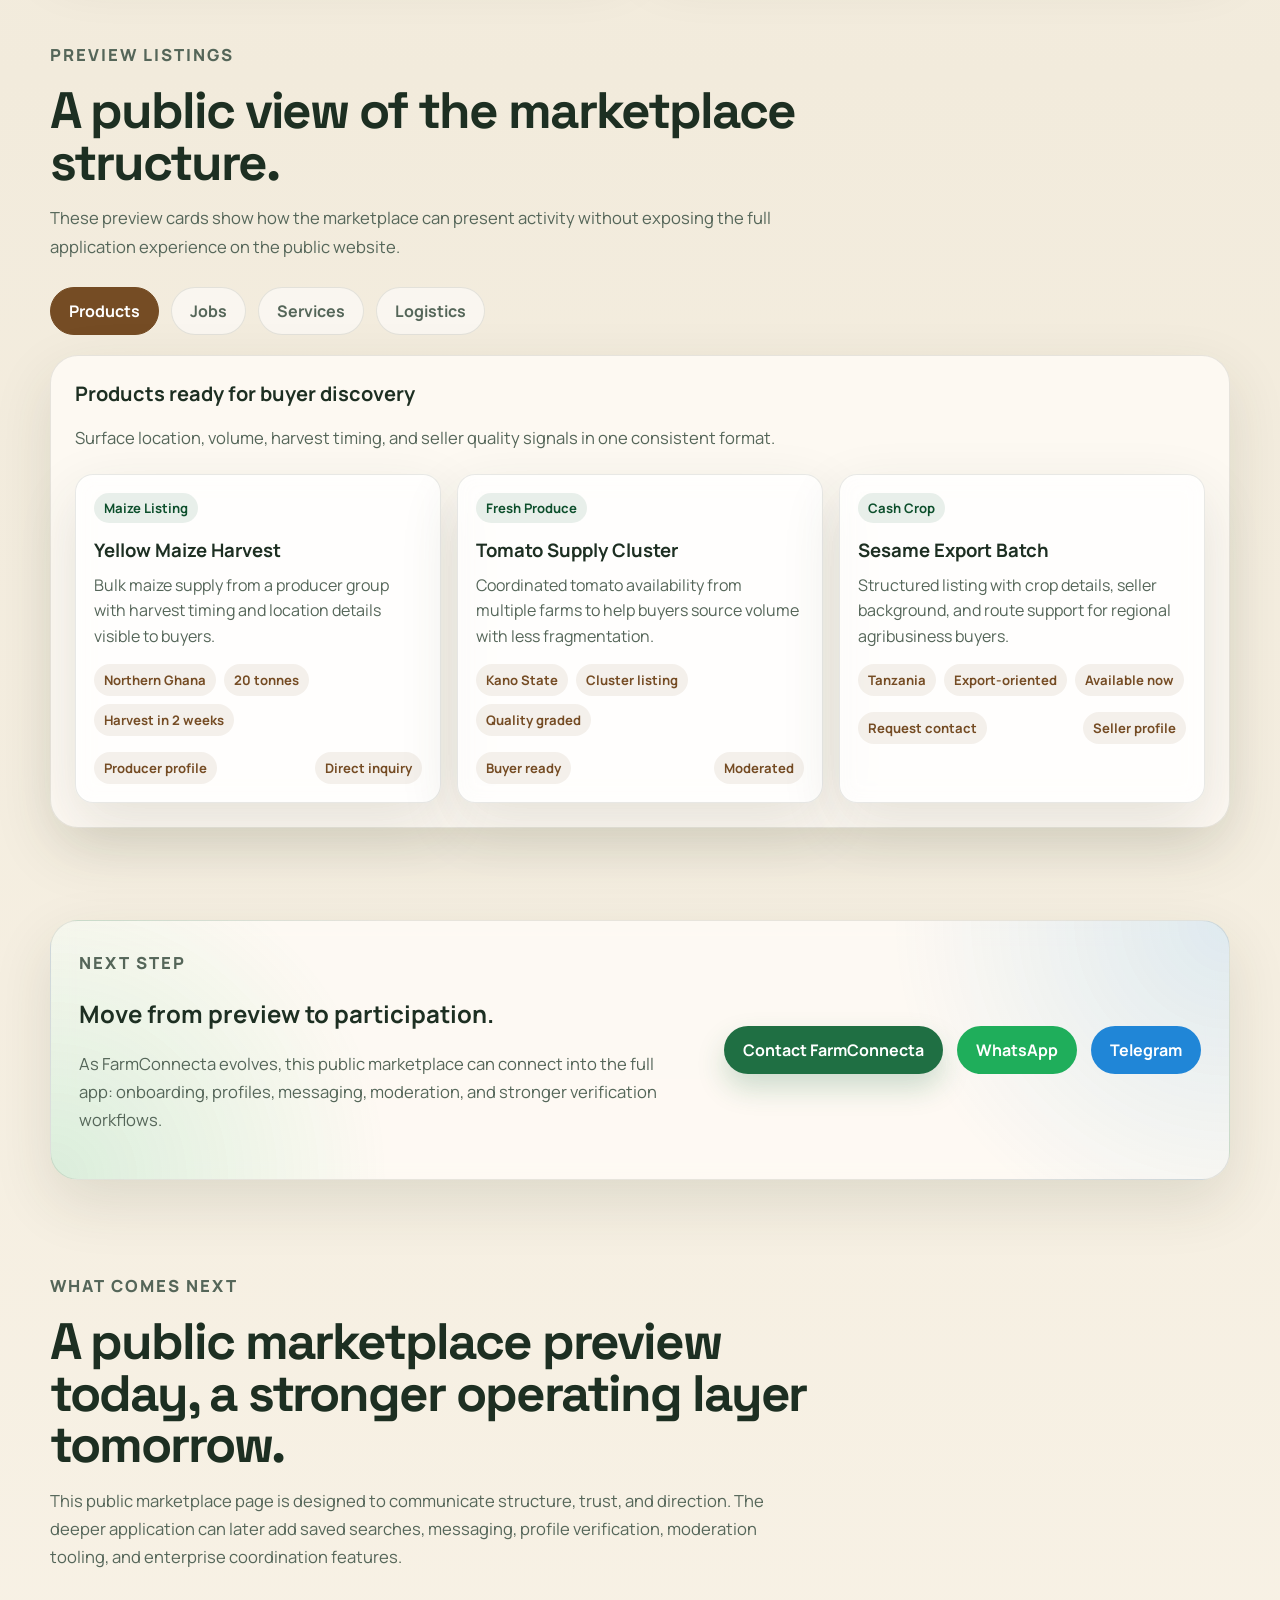
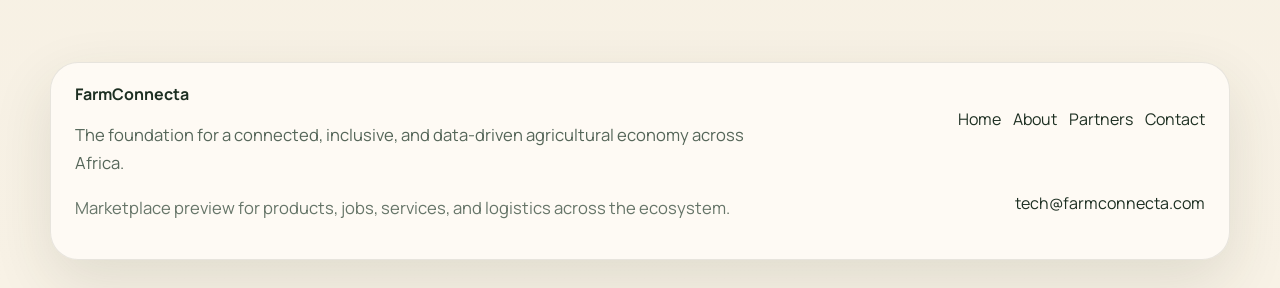
<file: marketplace.html>
<!DOCTYPE html>
<html lang="en">
<head>
    <meta charset="UTF-8">
    <meta name="viewport" content="width=device-width, initial-scale=1.0">
    <title>Marketplace | FarmConnecta</title>
    <meta
        name="description"
        content="Explore FarmConnecta's public marketplace structure for products, jobs, services, and logistics across Africa's agricultural economy."
    >
    <meta name="theme-color" content="#1f6f43">
    <meta property="og:title" content="Marketplace | FarmConnecta">
    <meta property="og:description" content="Explore FarmConnecta's public marketplace structure for products, jobs, services, and logistics.">
    <meta property="og:type" content="website">
    <meta property="og:url" content="https://farmconnecta.com/marketplace.html">
    <link rel="icon" type="image/svg+xml" href="favicon.svg">
    <link rel="preconnect" href="https://fonts.googleapis.com">
    <link rel="preconnect" href="https://fonts.gstatic.com" crossorigin>
    <link href="https://fonts.googleapis.com/css2?family=Manrope:wght@400;500;600;700;800&family=Space+Grotesk:wght@500;700&display=swap" rel="stylesheet">
    <link rel="stylesheet" href="styles.css">
</head>
<body>
    <div class="page-shell">
        <header class="site-header">
            <a class="brand" href="index.html" aria-label="FarmConnecta home">
                <span class="brand-mark">FC</span>
                <span class="brand-copy">
                    <strong>FarmConnecta</strong>
                    <span>Africa-first agri-tech ecosystem</span>
                </span>
            </a>

            <button class="menu-toggle" type="button" aria-expanded="false" aria-controls="primary-nav">
                <span></span>
                <span></span>
                <span></span>
                <span class="sr-only">Toggle navigation</span>
            </button>

            <nav class="site-nav" id="primary-nav" aria-label="Primary">
                <a href="index.html" data-nav="home">Home</a>
                <a href="marketplace.html" data-nav="marketplace">Marketplace</a>
                <a href="about.html" data-nav="about">About</a>
                <a href="partners.html" data-nav="partners">Partners</a>
                <a href="contact.html" data-nav="contact">Contact</a>
            </nav>

            <div class="header-actions">
                <a class="button button-secondary" href="contact.html">Request Access</a>
                <a class="button button-primary" href="#market-sections">Browse Categories</a>
            </div>
        </header>

        <main id="top">
            <section class="hero hero-compact">
                <div class="hero-copy">
                    <p class="eyebrow">Marketplace</p>
                    <h1>One discovery layer for supply, labor, services, and logistics.</h1>
                    <p class="hero-text">
                        The FarmConnecta marketplace is designed around the realities of agriculture,
                        not generic classifieds. It helps users move from fragmented searching to
                        clearer discovery, better coordination, and stronger trust signals.
                    </p>

                    <div class="hero-actions">
                        <a class="button button-primary" href="#market-sections">Browse marketplace lanes</a>
                        <a class="button button-ghost" href="contact.html">Get involved</a>
                    </div>
                </div>

                <div class="hero-panel">
                    <div class="hero-card hero-card-primary">
                        <p class="card-label">Marketplace design principles</p>
                        <div class="metric-grid">
                            <article>
                                <strong>Role</strong>
                                <span>specific entry points</span>
                            </article>
                            <article>
                                <strong>Trust</strong>
                                <span>before transaction depth</span>
                            </article>
                            <article>
                                <strong>Moderation</strong>
                                <span>for healthier discovery</span>
                            </article>
                            <article>
                                <strong>Scale</strong>
                                <span>ready for future workflows</span>
                            </article>
                        </div>
                    </div>
                </div>
            </section>

            <section class="section" id="market-sections">
                <div class="section-heading">
                    <p class="eyebrow">Marketplace lanes</p>
                    <h2>Each discovery lane solves a different coordination problem.</h2>
                    <p>
                        Rather than placing everything into one generic feed, FarmConnecta separates the
                        public marketplace into distinct lanes for products, jobs, services, and logistics.
                    </p>
                </div>

                <div class="phase-grid phase-grid-two">
                    <article class="phase-card">
                        <p class="phase-tag">Products</p>
                        <h3>Supply discovery</h3>
                        <p class="phase-copy">Crop and produce listings with category, location, timing, and seller visibility.</p>
                    </article>
                    <article class="phase-card">
                        <p class="phase-tag">Jobs</p>
                        <h3>Labor coordination</h3>
                        <p class="phase-copy">Agricultural roles, seasonal work, and field opportunities aligned to skills and geography.</p>
                    </article>
                    <article class="phase-card">
                        <p class="phase-tag">Services</p>
                        <h3>Expert support</h3>
                        <p class="phase-copy">Agronomists, veterinarians, mechanization providers, and field specialists.</p>
                    </article>
                    <article class="phase-card">
                        <p class="phase-tag">Logistics</p>
                        <h3>Movement and delivery</h3>
                        <p class="phase-copy">Transport, aggregation, and cold-chain support for getting outputs where they need to go.</p>
                    </article>
                </div>
            </section>

            <section class="section marketplace">
                <div class="section-heading">
                    <p class="eyebrow">Preview listings</p>
                    <h2>A public view of the marketplace structure.</h2>
                    <p>
                        These preview cards show how the marketplace can present activity without exposing
                        the full application experience on the public website.
                    </p>
                </div>

                <div class="market-tabs" role="tablist" aria-label="Marketplace categories">
                    <button class="market-tab is-active" type="button" data-target="products">Products</button>
                    <button class="market-tab" type="button" data-target="jobs">Jobs</button>
                    <button class="market-tab" type="button" data-target="services">Services</button>
                    <button class="market-tab" type="button" data-target="logistics">Logistics</button>
                </div>

                <div class="market-panels">
                    <section class="market-panel is-active" data-panel="products">
                        <div class="market-copy">
                            <h3>Products ready for buyer discovery</h3>
                            <p>Surface location, volume, harvest timing, and seller quality signals in one consistent format.</p>
                        </div>
                        <div class="listing-grid" id="product-listings"></div>
                    </section>

                    <section class="market-panel" data-panel="jobs">
                        <div class="market-copy">
                            <h3>Jobs and agricultural work opportunities</h3>
                            <p>Make labor demand more visible while giving workers and job seekers a clearer way in.</p>
                        </div>
                        <div class="listing-grid" id="job-listings"></div>
                    </section>

                    <section class="market-panel" data-panel="services">
                        <div class="market-copy">
                            <h3>Service expertise with better discoverability</h3>
                            <p>Show specialists by domain, availability, service area, and practical field relevance.</p>
                        </div>
                        <div class="listing-grid" id="service-listings"></div>
                    </section>

                    <section class="market-panel" data-panel="logistics">
                        <div class="market-copy">
                            <h3>Logistics support as part of the value chain</h3>
                            <p>Transport and delivery capacity should be discoverable alongside supply, not treated as an afterthought.</p>
                        </div>
                        <div class="listing-grid" id="logistics-listings"></div>
                    </section>
                </div>
            </section>

            <section class="section">
                <div class="community-panel">
                    <div class="community-copy">
                        <p class="eyebrow">Next step</p>
                        <h2>Move from preview to participation.</h2>
                        <p>
                            As FarmConnecta evolves, this public marketplace can connect into the full app:
                            onboarding, profiles, messaging, moderation, and stronger verification workflows.
                        </p>
                    </div>

                    <div class="community-actions">
                        <a class="button button-primary" href="contact.html">Contact FarmConnecta</a>
                        <a id="whatsapp-link" class="button button-whatsapp" href="#" target="_blank" rel="noreferrer">WhatsApp</a>
                        <a id="telegram-link" class="button button-telegram" href="#" target="_blank" rel="noreferrer">Telegram</a>
                    </div>
                </div>
            </section>

            <section class="section">
                <div class="section-heading">
                    <p class="eyebrow">What comes next</p>
                    <h2>A public marketplace preview today, a stronger operating layer tomorrow.</h2>
                    <p>
                        This public marketplace page is designed to communicate structure, trust, and direction.
                        The deeper application can later add saved searches, messaging, profile verification,
                        moderation tooling, and enterprise coordination features.
                    </p>
                </div>
            </section>
        </main>
    </div>

    <footer class="site-footer">
        <div>
            <strong>FarmConnecta</strong>
            <p>The foundation for a connected, inclusive, and data-driven agricultural economy across Africa.</p>
            <p class="footer-meta">Marketplace preview for products, jobs, services, and logistics across the ecosystem.</p>
        </div>
        <div class="footer-links">
            <a href="index.html">Home</a>
            <a href="about.html">About</a>
            <a href="partners.html">Partners</a>
            <a href="contact.html">Contact</a>
            <a href="mailto:tech@farmconnecta.com">tech@farmconnecta.com</a>
        </div>
    </footer>

    <script src="app.js" data-page="marketplace"></script>
</body>
</html>
</file>
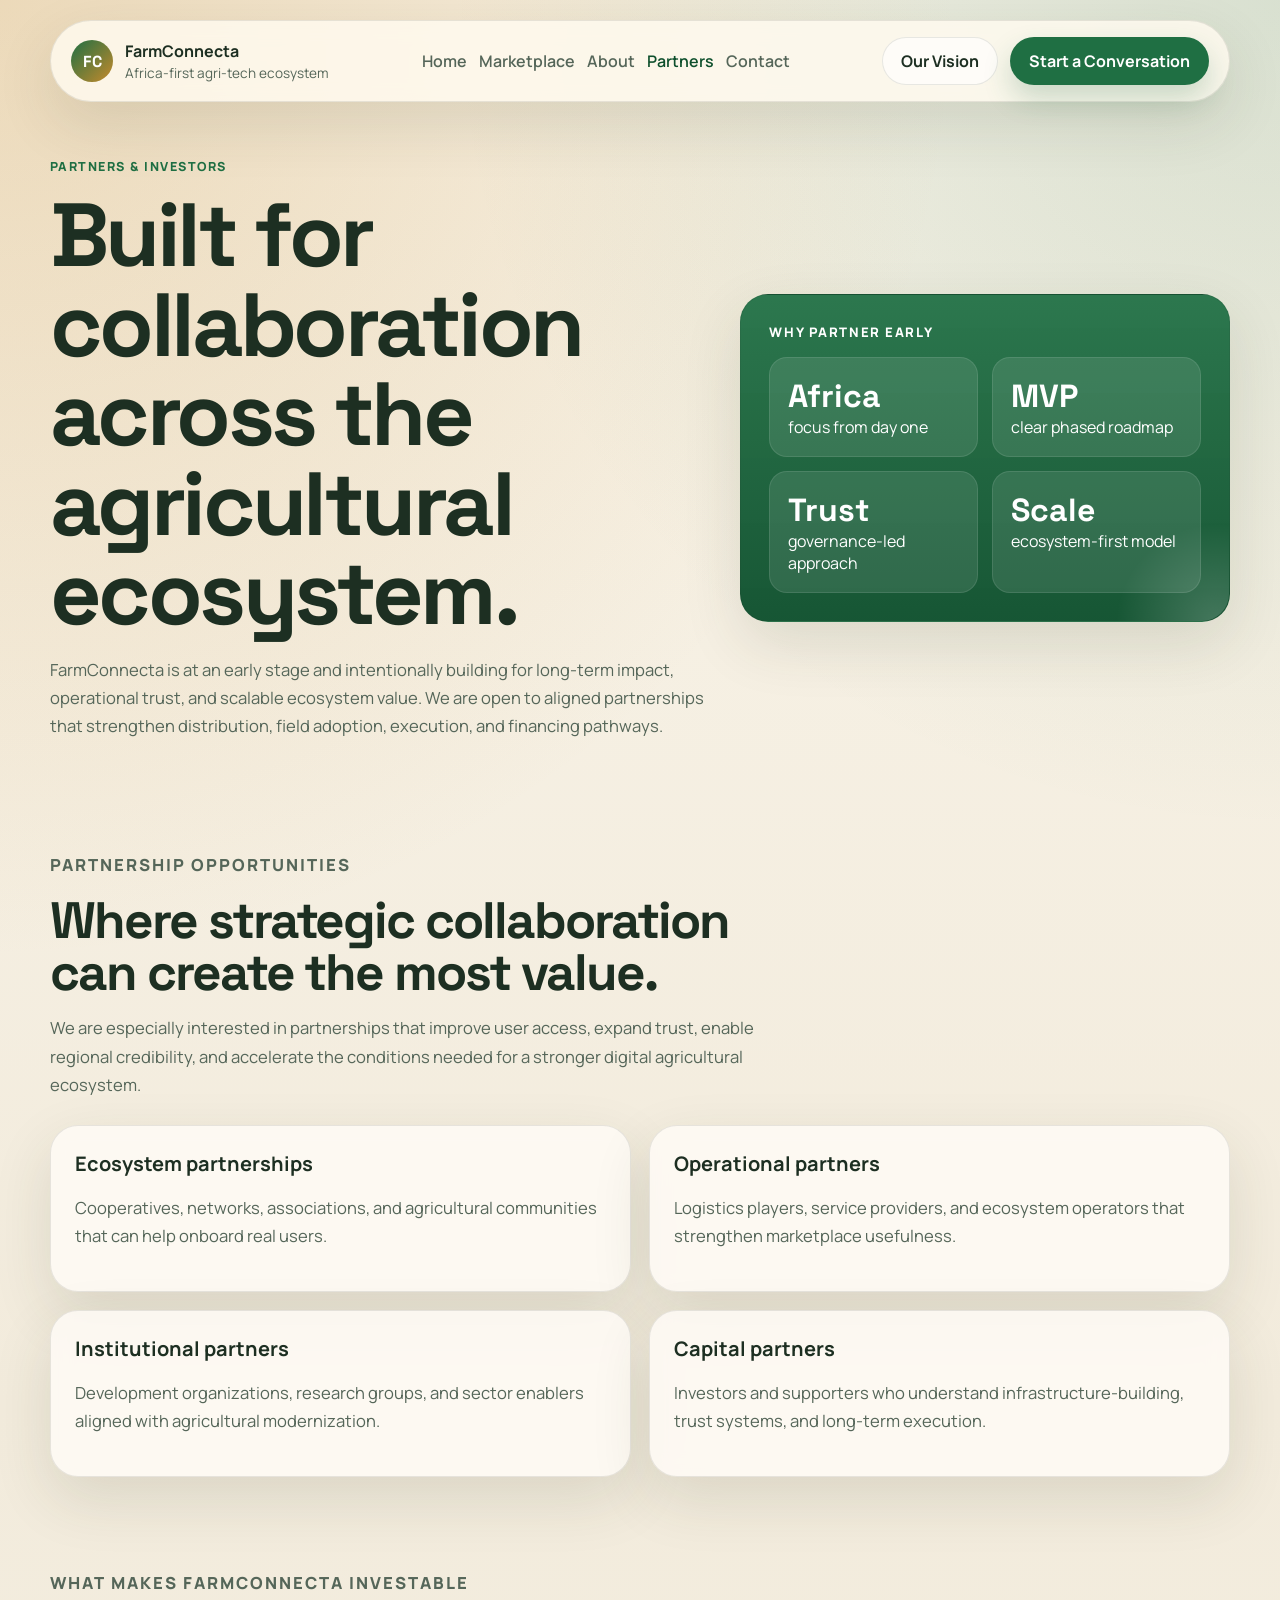
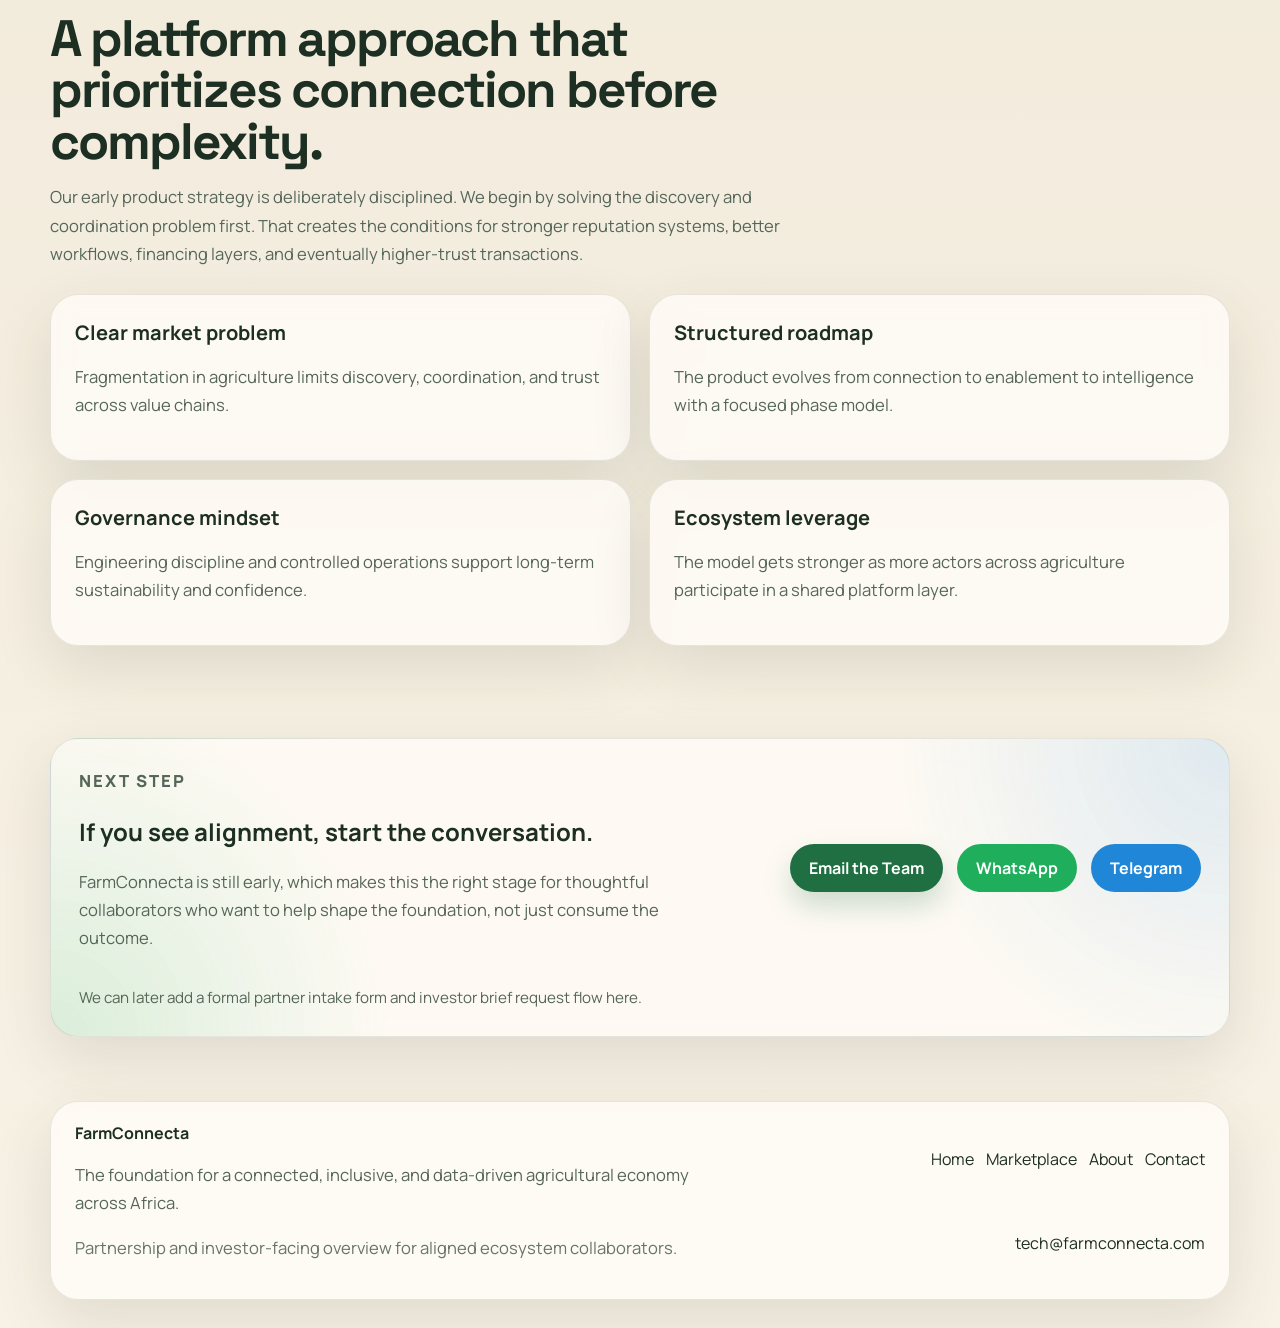
<file: partners.html>
<!DOCTYPE html>
<html lang="en">
<head>
    <meta charset="UTF-8">
    <meta name="viewport" content="width=device-width, initial-scale=1.0">
    <title>Partners & Investors | FarmConnecta</title>
    <meta
        name="description"
        content="Explore partnership and investor collaboration opportunities with FarmConnecta across Africa's agricultural economy."
    >
    <meta name="theme-color" content="#1f6f43">
    <meta property="og:title" content="Partners & Investors | FarmConnecta">
    <meta property="og:description" content="Explore partnership and investor collaboration opportunities with FarmConnecta across Africa's agricultural economy.">
    <meta property="og:type" content="website">
    <meta property="og:url" content="https://farmconnecta.com/partners.html">
    <link rel="icon" type="image/svg+xml" href="favicon.svg">
    <link rel="preconnect" href="https://fonts.googleapis.com">
    <link rel="preconnect" href="https://fonts.gstatic.com" crossorigin>
    <link href="https://fonts.googleapis.com/css2?family=Manrope:wght@400;500;600;700;800&family=Space+Grotesk:wght@500;700&display=swap" rel="stylesheet">
    <link rel="stylesheet" href="styles.css">
</head>
<body>
    <div class="page-shell">
        <header class="site-header">
            <a class="brand" href="index.html" aria-label="FarmConnecta home">
                <span class="brand-mark">FC</span>
                <span class="brand-copy">
                    <strong>FarmConnecta</strong>
                    <span>Africa-first agri-tech ecosystem</span>
                </span>
            </a>

            <button class="menu-toggle" type="button" aria-expanded="false" aria-controls="primary-nav">
                <span></span>
                <span></span>
                <span></span>
                <span class="sr-only">Toggle navigation</span>
            </button>

            <nav class="site-nav" id="primary-nav" aria-label="Primary">
                <a href="index.html" data-nav="home">Home</a>
                <a href="marketplace.html" data-nav="marketplace">Marketplace</a>
                <a href="about.html" data-nav="about">About</a>
                <a href="partners.html" data-nav="partners">Partners</a>
                <a href="contact.html" data-nav="contact">Contact</a>
            </nav>

            <div class="header-actions">
                <a class="button button-secondary" href="about.html">Our Vision</a>
                <a class="button button-primary" href="contact.html">Start a Conversation</a>
            </div>
        </header>

        <main id="top">
            <section class="hero hero-compact">
                <div class="hero-copy">
                    <p class="eyebrow">Partners & Investors</p>
                    <h1>Built for collaboration across the agricultural ecosystem.</h1>
                    <p class="hero-text">
                        FarmConnecta is at an early stage and intentionally building for long-term impact,
                        operational trust, and scalable ecosystem value. We are open to aligned partnerships
                        that strengthen distribution, field adoption, execution, and financing pathways.
                    </p>
                </div>

                <div class="hero-panel">
                    <div class="hero-card hero-card-primary">
                        <p class="card-label">Why partner early</p>
                        <div class="metric-grid">
                            <article>
                                <strong>Africa</strong>
                                <span>focus from day one</span>
                            </article>
                            <article>
                                <strong>MVP</strong>
                                <span>clear phased roadmap</span>
                            </article>
                            <article>
                                <strong>Trust</strong>
                                <span>governance-led approach</span>
                            </article>
                            <article>
                                <strong>Scale</strong>
                                <span>ecosystem-first model</span>
                            </article>
                        </div>
                    </div>
                </div>
            </section>

            <section class="section">
                <div class="section-heading">
                    <p class="eyebrow">Partnership opportunities</p>
                    <h2>Where strategic collaboration can create the most value.</h2>
                    <p>
                        We are especially interested in partnerships that improve user access, expand trust,
                        enable regional credibility, and accelerate the conditions needed for a stronger
                        digital agricultural ecosystem.
                    </p>
                </div>

                <div class="role-grid">
                    <article>
                        <h3>Ecosystem partnerships</h3>
                        <p>Cooperatives, networks, associations, and agricultural communities that can help onboard real users.</p>
                    </article>
                    <article>
                        <h3>Operational partners</h3>
                        <p>Logistics players, service providers, and ecosystem operators that strengthen marketplace usefulness.</p>
                    </article>
                    <article>
                        <h3>Institutional partners</h3>
                        <p>Development organizations, research groups, and sector enablers aligned with agricultural modernization.</p>
                    </article>
                    <article>
                        <h3>Capital partners</h3>
                        <p>Investors and supporters who understand infrastructure-building, trust systems, and long-term execution.</p>
                    </article>
                </div>
            </section>

            <section class="section">
                <div class="section-heading">
                    <p class="eyebrow">What makes FarmConnecta investable</p>
                    <h2>A platform approach that prioritizes connection before complexity.</h2>
                    <p>
                        Our early product strategy is deliberately disciplined. We begin by solving the
                        discovery and coordination problem first. That creates the conditions for stronger
                        reputation systems, better workflows, financing layers, and eventually higher-trust transactions.
                    </p>
                </div>

                <div class="architecture-grid">
                    <article>
                        <h3>Clear market problem</h3>
                        <p>Fragmentation in agriculture limits discovery, coordination, and trust across value chains.</p>
                    </article>
                    <article>
                        <h3>Structured roadmap</h3>
                        <p>The product evolves from connection to enablement to intelligence with a focused phase model.</p>
                    </article>
                    <article>
                        <h3>Governance mindset</h3>
                        <p>Engineering discipline and controlled operations support long-term sustainability and confidence.</p>
                    </article>
                    <article>
                        <h3>Ecosystem leverage</h3>
                        <p>The model gets stronger as more actors across agriculture participate in a shared platform layer.</p>
                    </article>
                </div>
            </section>

            <section class="section community">
                <div class="community-panel">
                    <div class="community-copy">
                        <p class="eyebrow">Next step</p>
                        <h2>If you see alignment, start the conversation.</h2>
                        <p>
                            FarmConnecta is still early, which makes this the right stage for thoughtful
                            collaborators who want to help shape the foundation, not just consume the outcome.
                        </p>
                    </div>

                    <div class="community-actions">
                        <a class="button button-primary" href="mailto:tech@farmconnecta.com">Email the Team</a>
                        <a id="whatsapp-link" class="button button-whatsapp" href="#" target="_blank" rel="noreferrer">WhatsApp</a>
                        <a id="telegram-link" class="button button-telegram" href="#" target="_blank" rel="noreferrer">Telegram</a>
                    </div>

                    <p class="community-note">
                        We can later add a formal partner intake form and investor brief request flow here.
                    </p>
                </div>
            </section>
        </main>
    </div>

    <footer class="site-footer">
        <div>
            <strong>FarmConnecta</strong>
            <p>The foundation for a connected, inclusive, and data-driven agricultural economy across Africa.</p>
            <p class="footer-meta">Partnership and investor-facing overview for aligned ecosystem collaborators.</p>
        </div>
        <div class="footer-links">
            <a href="index.html">Home</a>
            <a href="marketplace.html">Marketplace</a>
            <a href="about.html">About</a>
            <a href="contact.html">Contact</a>
            <a href="mailto:tech@farmconnecta.com">tech@farmconnecta.com</a>
        </div>
    </footer>

    <script src="app.js" data-page="partners"></script>
</body>
</html>
</file>
<file: styles.css>
:root {
    --surface: rgba(255, 252, 247, 0.82);
    --text: #1d2f22;
    --muted: #556659;
    --line: rgba(29, 47, 34, 0.1);
    --green: #1f6f43;
    --green-deep: #0d4f2c;
    --gold: #c58a2c;
    --earth: #754c24;
    --shadow: 0 22px 60px rgba(47, 60, 36, 0.12);
    --radius-lg: 28px;
    --radius-md: 18px;
    --content-width: 1180px;
}

* {
    box-sizing: border-box;
}

html {
    scroll-behavior: smooth;
}

body {
    margin: 0;
    font-family: "Manrope", sans-serif;
    color: var(--text);
    background:
        radial-gradient(circle at top left, rgba(197, 138, 44, 0.25), transparent 30%),
        radial-gradient(circle at top right, rgba(31, 111, 67, 0.15), transparent 26%),
        linear-gradient(180deg, #f9f4e9 0%, #f2ebdc 48%, #f8f2e6 100%);
}

a {
    color: inherit;
    text-decoration: none;
}

.skip-link {
    position: absolute;
    left: 16px;
    top: -48px;
    z-index: 30;
    padding: 12px 16px;
    border-radius: 999px;
    background: var(--green-deep);
    color: #fff;
    transition: top 160ms ease;
}

.skip-link:focus {
    top: 16px;
}

button {
    font: inherit;
}

.page-shell {
    width: min(calc(100% - 32px), var(--content-width));
    margin: 20px auto 0;
}

.site-header,
.site-footer,
.hero-card,
.phase-card,
.market-panel,
.role-grid article,
.architecture-grid article,
.community-panel,
.listing-card {
    backdrop-filter: blur(10px);
}

.site-header {
    position: sticky;
    top: 12px;
    z-index: 20;
    display: flex;
    align-items: center;
    justify-content: space-between;
    gap: 18px;
    padding: 16px 20px;
    background: rgba(255, 250, 240, 0.82);
    border: 1px solid var(--line);
    border-radius: 999px;
    box-shadow: var(--shadow);
}

.brand {
    display: inline-flex;
    align-items: center;
    gap: 12px;
}

.brand-mark {
    display: grid;
    place-items: center;
    width: 42px;
    height: 42px;
    border-radius: 50%;
    background: linear-gradient(135deg, var(--green), var(--gold));
    color: #fff;
    font-family: "Space Grotesk", sans-serif;
    font-weight: 700;
}

.brand-copy {
    display: flex;
    flex-direction: column;
    gap: 2px;
    font-size: 0.85rem;
    color: var(--muted);
}

.brand-copy strong {
    font-size: 1rem;
    color: var(--text);
}

.site-nav,
.header-actions,
.hero-actions,
.community-actions,
.footer-links,
.market-tabs {
    display: flex;
    align-items: center;
    gap: 12px;
}

.site-nav a {
    color: var(--muted);
    font-weight: 600;
}

.site-nav a,
.button,
.market-tab,
.logo-pill,
.listing-meta span,
.listing-footer span {
    -webkit-tap-highlight-color: transparent;
}

.site-nav a.is-current {
    color: var(--green-deep);
}

.button,
.market-tab {
    display: inline-flex;
    align-items: center;
    justify-content: center;
    min-height: 48px;
    padding: 0 18px;
    border: 1px solid transparent;
    border-radius: 999px;
    font-weight: 700;
    transition: transform 160ms ease, background 160ms ease, color 160ms ease, border-color 160ms ease;
    cursor: pointer;
}

.button:hover,
.market-tab:hover {
    transform: translateY(-1px);
}

.button-primary {
    background: var(--green);
    color: #fff;
    box-shadow: 0 14px 28px rgba(31, 111, 67, 0.22);
}

.button-secondary,
.button-ghost {
    background: rgba(255, 255, 255, 0.62);
    border-color: var(--line);
}

.button-ghost {
    color: var(--green-deep);
}

.button-whatsapp {
    background: #1fae5b;
    color: #fff;
}

.button-telegram {
    background: #2086d7;
    color: #fff;
}

.menu-toggle,
.sr-only {
    display: none;
}

.hero {
    display: grid;
    grid-template-columns: 1.15fr 0.85fr;
    gap: 28px;
    padding: 72px 0 48px;
    min-height: calc(100vh - 140px);
    align-items: center;
    position: relative;
}

.hero-compact {
    min-height: auto;
    padding-top: 56px;
}

.eyebrow {
    margin: 0 0 16px;
    color: var(--green);
    text-transform: uppercase;
    letter-spacing: 0.12em;
    font-size: 0.78rem;
    font-weight: 800;
}

.hero h1,
.section-heading h2 {
    margin: 0;
    font-family: "Space Grotesk", sans-serif;
    line-height: 1;
    letter-spacing: -0.04em;
}

.hero h1 {
    font-size: clamp(3.3rem, 7vw, 6.4rem);
    max-width: 11ch;
}

.hero-text,
.section-heading p,
.market-copy p,
.role-grid p,
.architecture-grid p,
.community-copy p,
.site-footer p {
    color: var(--muted);
    line-height: 1.7;
    font-size: 1.04rem;
}

.hero-actions {
    margin: 28px 0 24px;
    flex-wrap: wrap;
    gap: 14px;
}

.hero-points {
    display: grid;
    gap: 10px;
    padding: 0;
    margin: 0;
    list-style: none;
}

.hero-points li {
    display: flex;
    align-items: center;
    gap: 12px;
    color: var(--muted);
}

.hero-points li::before {
    content: "";
    width: 10px;
    height: 10px;
    border-radius: 50%;
    background: linear-gradient(135deg, var(--green), var(--gold));
    flex: 0 0 auto;
}

.hero-panel {
    display: grid;
    gap: 18px;
    position: relative;
}

.hero-card,
.phase-card,
.market-panel,
.role-grid article,
.architecture-grid article,
.community-panel,
.listing-card,
.site-footer {
    background: var(--surface);
    border: 1px solid var(--line);
    box-shadow: var(--shadow);
}

.hero-card {
    padding: 28px;
    border-radius: var(--radius-lg);
    position: relative;
    overflow: hidden;
}

.hero-card-primary {
    background:
        linear-gradient(180deg, rgba(31, 111, 67, 0.94), rgba(13, 79, 44, 0.96)),
        var(--surface);
    color: #fff;
}

.hero-card-primary::after {
    content: "";
    position: absolute;
    inset: auto -20% -35% auto;
    width: 220px;
    height: 220px;
    border-radius: 50%;
    background: radial-gradient(circle, rgba(255, 255, 255, 0.2), transparent 65%);
    pointer-events: none;
}

.hero-card-secondary {
    background:
        linear-gradient(180deg, rgba(255, 250, 240, 0.86), rgba(247, 240, 226, 0.98));
}

.card-label,
.phase-tag {
    margin: 0 0 16px;
    font-size: 0.82rem;
    font-weight: 800;
    letter-spacing: 0.12em;
    text-transform: uppercase;
}

.metric-grid {
    display: grid;
    grid-template-columns: repeat(2, minmax(0, 1fr));
    gap: 14px;
}

.metric-grid article {
    padding: 18px;
    border-radius: var(--radius-md);
    background: rgba(255, 255, 255, 0.1);
    border: 1px solid rgba(255, 255, 255, 0.1);
}

.metric-grid strong {
    display: block;
    font-size: 2rem;
    font-family: "Space Grotesk", sans-serif;
}

.journey-list {
    margin: 0;
    padding-left: 20px;
    line-height: 1.8;
    color: var(--muted);
}

.section {
    padding: 46px 0;
}

#vision,
#roles,
#community,
#contact,
#start-here,
#product-demo,
#marketplace {
    scroll-margin-top: 120px;
}

.trust-proof,
.start-here,
.product-demo {
    position: relative;
}

.trust-proof::before,
.start-here::before,
.product-demo::before {
    content: "";
    position: absolute;
    inset: 12px auto auto 0;
    width: 72px;
    height: 2px;
    background: linear-gradient(90deg, var(--green), rgba(31, 111, 67, 0));
    opacity: 0.8;
}

.section-heading {
    max-width: 760px;
    margin-bottom: 26px;
}

.section-heading h2 {
    font-size: clamp(2.1rem, 4vw, 4rem);
    margin-bottom: 14px;
}

.phase-grid,
.role-grid,
.architecture-grid,
.proof-grid,
.path-grid,
.demo-grid {
    display: grid;
    gap: 18px;
}

.phase-grid {
    grid-template-columns: repeat(3, minmax(0, 1fr));
}

.phase-grid-two {
    grid-template-columns: repeat(2, minmax(0, 1fr));
}

.phase-card,
.role-grid article,
.architecture-grid article,
.info-card,
.path-card,
.demo-card {
    padding: 24px;
    border-radius: var(--radius-lg);
}

.phase-card.active {
    border-color: rgba(31, 111, 67, 0.34);
    transform: translateY(-4px);
}

.phase-card h3,
.market-copy h3,
.role-grid h3,
.architecture-grid h3,
.info-card h3,
.path-card h3,
.demo-card h3 {
    margin: 0 0 10px;
    font-size: 1.25rem;
}

.info-card,
.path-card,
.demo-card {
    background: var(--surface);
    border: 1px solid var(--line);
    box-shadow: var(--shadow);
    backdrop-filter: blur(10px);
    transition: transform 160ms ease, box-shadow 160ms ease, border-color 160ms ease;
}

.info-card p,
.path-card p,
.demo-card p {
    margin: 0;
    color: var(--muted);
    line-height: 1.7;
}

.info-card:hover,
.path-card:hover,
.demo-card:hover {
    transform: translateY(-2px);
    border-color: rgba(31, 111, 67, 0.2);
    box-shadow: 0 26px 68px rgba(47, 60, 36, 0.14);
}

.proof-grid {
    grid-template-columns: repeat(3, minmax(0, 1fr));
    margin-bottom: 16px;
}

.logo-strip {
    display: flex;
    flex-wrap: wrap;
    gap: 12px;
}

.logo-pill {
    display: inline-flex;
    align-items: center;
    min-height: 40px;
    padding: 0 16px;
    border-radius: 999px;
    background: rgba(255, 255, 255, 0.62);
    border: 1px solid var(--line);
    color: var(--green-deep);
    font-weight: 700;
    letter-spacing: 0.01em;
}

.path-grid,
.demo-grid {
    grid-template-columns: repeat(3, minmax(0, 1fr));
}

.path-card,
.demo-card {
    display: grid;
    gap: 16px;
}

.path-card .button {
    width: fit-content;
}

.demo-step {
    display: inline-flex;
    align-items: center;
    width: fit-content;
    min-height: 32px;
    padding: 0 10px;
    border-radius: 999px;
    background: rgba(31, 111, 67, 0.1);
    color: var(--green-deep);
    font-size: 0.82rem;
    font-weight: 800;
    letter-spacing: 0.08em;
    text-transform: uppercase;
}

.phase-card ul {
    margin: 0;
    padding-left: 20px;
    color: var(--muted);
    line-height: 1.8;
}

.phase-note {
    margin-top: 16px;
    font-weight: 700;
    color: var(--green-deep);
}

.phase-copy {
    margin: 0;
    color: var(--muted);
    line-height: 1.7;
}

.market-tabs {
    flex-wrap: wrap;
    margin-bottom: 20px;
}

.market-tab {
    background: rgba(255, 255, 255, 0.55);
    border-color: var(--line);
    color: var(--muted);
}

.market-tab.is-active {
    background: var(--earth);
    border-color: var(--earth);
    color: #fff;
}

.market-panel {
    display: none;
    padding: 24px;
    border-radius: var(--radius-lg);
}

.market-panel.is-active {
    display: block;
}

.listing-grid {
    display: grid;
    grid-template-columns: repeat(3, minmax(0, 1fr));
    gap: 16px;
    margin-top: 22px;
}

.listing-card {
    padding: 18px;
    border-radius: var(--radius-md);
    background: rgba(255, 255, 255, 0.72);
}

.listing-card .listing-type {
    display: inline-flex;
    padding: 6px 10px;
    border-radius: 999px;
    background: rgba(31, 111, 67, 0.1);
    color: var(--green-deep);
    font-size: 0.82rem;
    font-weight: 700;
}

.listing-card h4 {
    margin: 14px 0 10px;
    font-size: 1.16rem;
}

.listing-card p {
    margin: 0;
    color: var(--muted);
    line-height: 1.6;
}

.listing-meta {
    display: flex;
    flex-wrap: wrap;
    gap: 8px;
    margin: 14px 0;
}

.listing-meta span,
.listing-footer span {
    display: inline-flex;
    align-items: center;
    min-height: 32px;
    padding: 0 10px;
    border-radius: 999px;
    background: rgba(117, 76, 36, 0.08);
    color: var(--earth);
    font-size: 0.82rem;
    font-weight: 700;
}

.listing-footer {
    display: flex;
    justify-content: space-between;
    gap: 12px;
    margin-top: 16px;
}

.role-grid,
.architecture-grid {
    grid-template-columns: repeat(2, minmax(0, 1fr));
}

.community-panel {
    display: grid;
    grid-template-columns: 1.1fr 0.9fr;
    gap: 18px;
    align-items: center;
    padding: 28px;
    border-radius: var(--radius-lg);
    background:
        radial-gradient(circle at top right, rgba(32, 134, 215, 0.14), transparent 28%),
        radial-gradient(circle at bottom left, rgba(31, 174, 91, 0.16), transparent 28%),
        var(--surface);
}

.community-actions {
    justify-content: flex-end;
    flex-wrap: wrap;
    gap: 14px;
}

.community-note {
    margin: 0;
    color: var(--muted);
    font-size: 0.95rem;
}

.contact-form-panel {
    padding: 28px;
    border-radius: var(--radius-lg);
    background: var(--surface);
    border: 1px solid var(--line);
    box-shadow: var(--shadow);
}

.contact-form {
    display: grid;
    gap: 18px;
}

.form-grid {
    display: grid;
    grid-template-columns: repeat(2, minmax(0, 1fr));
    gap: 16px;
}

.form-field {
    display: grid;
    gap: 8px;
}

.form-field span {
    font-weight: 700;
}

.form-field input,
.form-field select,
.form-field textarea {
    width: 100%;
    padding: 14px 16px;
    border-radius: 16px;
    border: 1px solid var(--line);
    background: rgba(255, 255, 255, 0.82);
    color: var(--text);
    font: inherit;
}

.form-field textarea {
    resize: vertical;
}

.form-actions {
    display: flex;
    align-items: center;
    gap: 16px;
    flex-wrap: wrap;
}

.form-status {
    margin: 0;
    color: var(--muted);
    line-height: 1.6;
}

.site-footer {
    width: min(calc(100% - 32px), var(--content-width));
    margin: 18px auto 28px;
    padding: 20px 24px;
    border-radius: var(--radius-lg);
    display: flex;
    justify-content: space-between;
    gap: 20px;
}

.footer-meta {
    font-size: 0.95rem;
    opacity: 0.9;
}

.footer-links {
    flex-wrap: wrap;
    justify-content: flex-end;
}

@media (max-width: 1080px) {
    .hero,
    .phase-grid,
    .community-panel,
    .site-footer {
        grid-template-columns: 1fr;
    }

    .site-header {
        border-radius: 28px;
        flex-wrap: wrap;
    }

    .site-nav {
        order: 3;
        width: 100%;
        justify-content: center;
        flex-wrap: wrap;
    }

    .header-actions,
    .community-actions,
    .footer-links {
        justify-content: flex-start;
    }

    .hero {
        gap: 22px;
        padding-top: 56px;
    }

    .listing-grid {
        grid-template-columns: repeat(2, minmax(0, 1fr));
    }

    .proof-grid,
    .path-grid,
    .demo-grid {
        grid-template-columns: repeat(2, minmax(0, 1fr));
    }
}

@media (max-width: 720px) {
    .page-shell,
    .site-footer {
        width: min(calc(100% - 20px), var(--content-width));
    }

    body {
        background:
            radial-gradient(circle at top left, rgba(197, 138, 44, 0.22), transparent 34%),
            radial-gradient(circle at top right, rgba(31, 111, 67, 0.12), transparent 28%),
            linear-gradient(180deg, #f9f4e9 0%, #f4edde 52%, #f8f2e6 100%);
    }

    .site-header {
        top: 8px;
        gap: 14px;
        padding: 14px;
        border-radius: 28px;
    }

    .header-actions,
    .site-nav {
        width: 100%;
    }

    .brand {
        gap: 10px;
    }

    .brand-mark {
        width: 38px;
        height: 38px;
    }

    .brand-copy {
        font-size: 0.8rem;
    }

    .brand-copy strong {
        font-size: 0.95rem;
    }

    .menu-toggle {
        display: inline-flex;
        flex-direction: column;
        gap: 5px;
        width: 48px;
        height: 48px;
        align-items: center;
        justify-content: center;
        background: rgba(255, 255, 255, 0.62);
        border: 1px solid var(--line);
        border-radius: 50%;
        padding: 0;
    }

    .menu-toggle span {
        width: 18px;
        height: 2px;
        background: var(--text);
        border-radius: 999px;
    }

    .sr-only {
        position: absolute;
        width: 1px;
        height: 1px;
        padding: 0;
        margin: -1px;
        overflow: hidden;
        clip: rect(0, 0, 0, 0);
        white-space: nowrap;
        border: 0;
    }

    .site-nav,
    .header-actions {
        display: none;
    }

    .site-header.is-open .site-nav,
    .site-header.is-open .header-actions {
        display: flex;
        flex-direction: column;
        align-items: stretch;
        gap: 10px;
        padding-top: 4px;
    }

    .site-header.is-open .site-nav a {
        width: 100%;
        padding: 10px 0;
        border-bottom: 1px solid rgba(29, 47, 34, 0.06);
    }

    .header-actions .button,
    .hero-actions .button,
    .community-actions .button {
        width: 100%;
    }

    .header-actions .button-primary,
    .hero-actions .button-primary {
        min-height: 52px;
    }

    .hero-actions {
        display: grid;
        grid-template-columns: 1fr;
        margin: 24px 0 20px;
    }

    .hero {
        gap: 20px;
        padding: 40px 0 28px;
        min-height: auto;
    }

    .hero h1 {
        font-size: clamp(2.6rem, 16vw, 4rem);
        max-width: 9ch;
    }

    .hero-text,
    .section-heading p,
    .market-copy p,
    .role-grid p,
    .architecture-grid p,
    .community-copy p,
    .site-footer p {
        font-size: 1rem;
        line-height: 1.65;
    }

    .hero-points {
        gap: 8px;
    }

    .hero-points li {
        align-items: flex-start;
        gap: 10px;
        font-size: 0.98rem;
    }

    .metric-grid,
    .listing-grid,
    .role-grid,
    .architecture-grid,
    .phase-grid,
    .phase-grid-two,
    .form-grid,
    .proof-grid,
    .path-grid,
    .demo-grid {
        grid-template-columns: 1fr;
    }

    .market-panel,
    .phase-card,
    .role-grid article,
    .architecture-grid article,
    .community-panel,
    .site-footer {
        padding: 20px;
    }

    .hero-card,
    .contact-form-panel {
        padding: 22px;
    }

    .section {
        padding: 34px 0;
    }

    .section-heading {
        margin-bottom: 20px;
    }

    .section-heading h2 {
        margin-bottom: 10px;
    }

    .market-tabs {
        gap: 10px;
        margin-bottom: 16px;
    }

    .market-tab {
        flex: 1 1 calc(50% - 10px);
        min-height: 46px;
        padding: 0 14px;
    }

    .listing-footer {
        flex-direction: column;
        align-items: flex-start;
    }

    .community-panel,
    .form-actions {
        gap: 14px;
    }

    .form-actions .button {
        width: 100%;
    }

    .footer-links {
        gap: 10px;
    }
}

@media (max-width: 480px) {
    .page-shell,
    .site-footer {
        width: min(calc(100% - 16px), var(--content-width));
    }

    .site-header {
        padding: 12px;
        border-radius: 24px;
    }

    .hero {
        padding-top: 34px;
    }

    .hero h1 {
        font-size: clamp(2.35rem, 15vw, 3.2rem);
    }

    .hero-card,
    .market-panel,
    .phase-card,
    .role-grid article,
    .architecture-grid article,
    .community-panel,
    .contact-form-panel,
    .site-footer,
    .info-card,
    .path-card,
    .demo-card {
        padding: 18px;
        border-radius: 22px;
    }

    .metric-grid article,
    .listing-card {
        padding: 16px;
    }

    .market-tab {
        flex-basis: 100%;
    }
}
</file>
